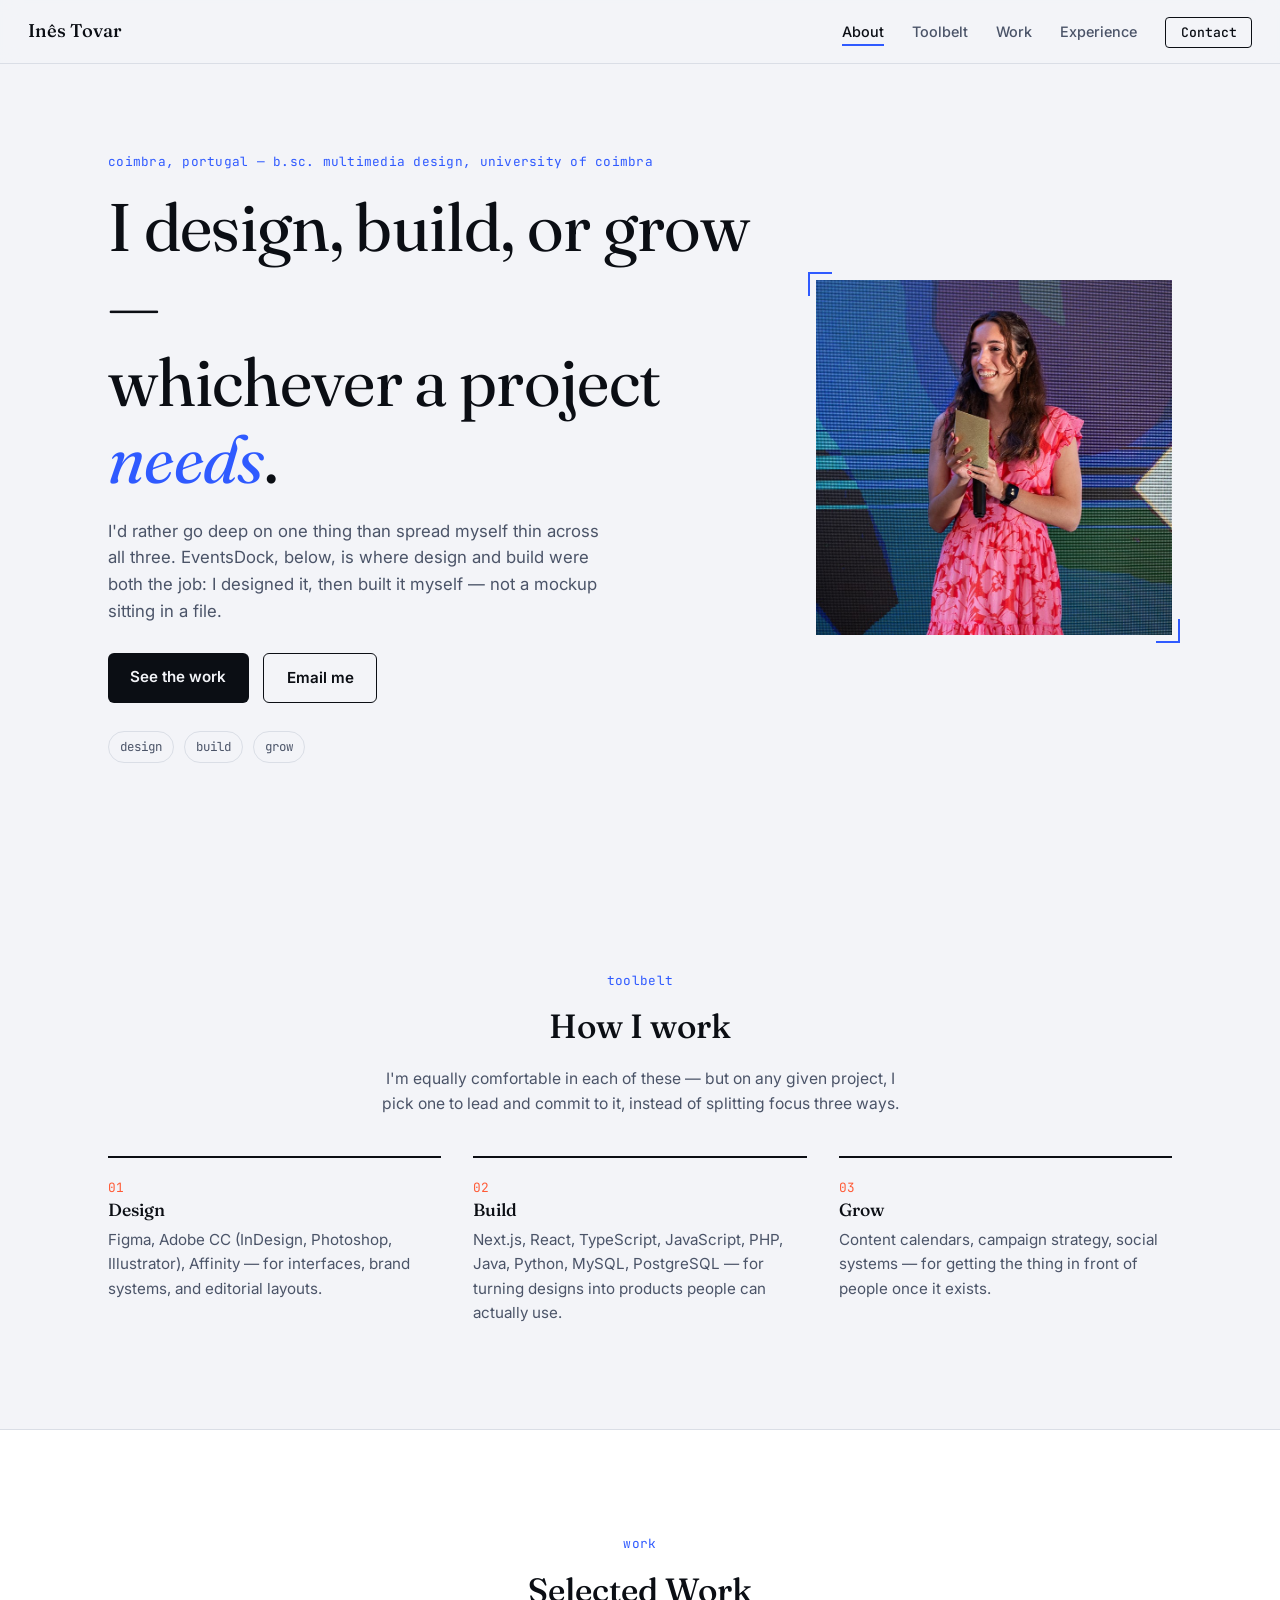
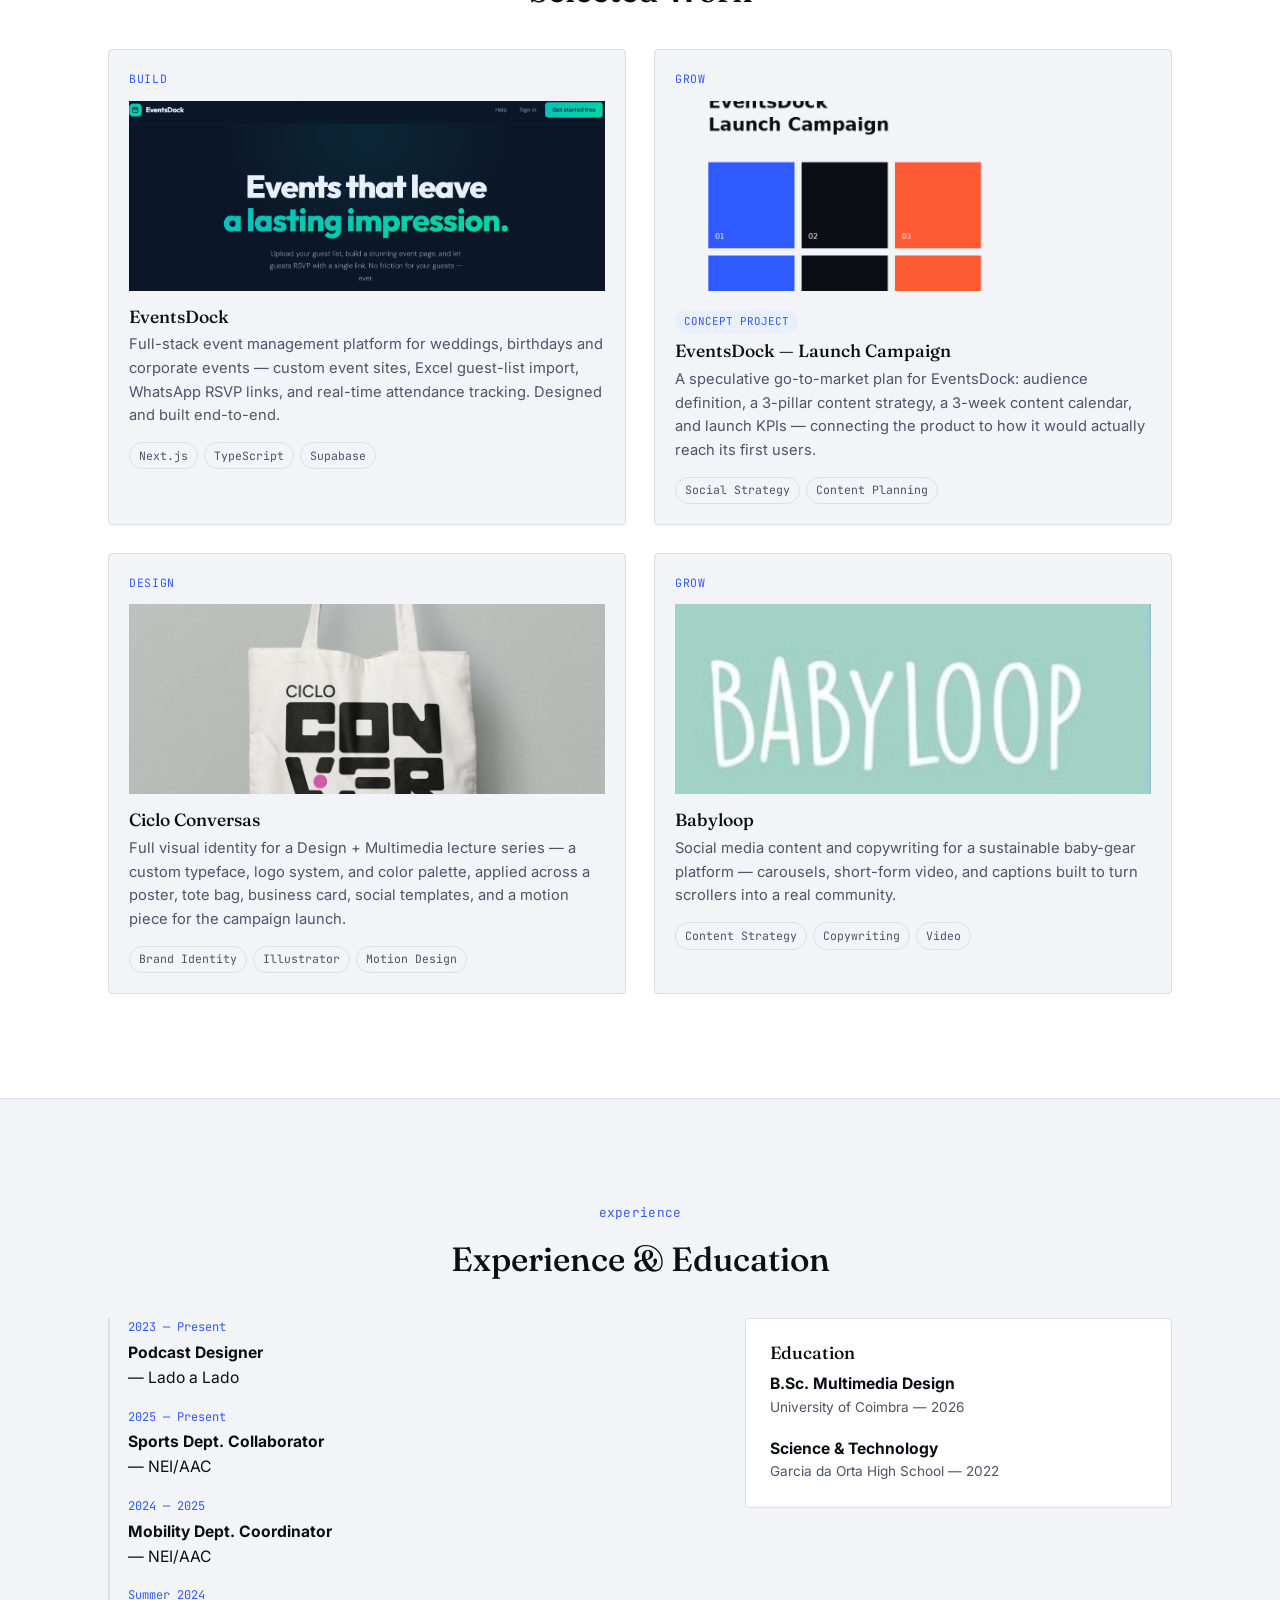
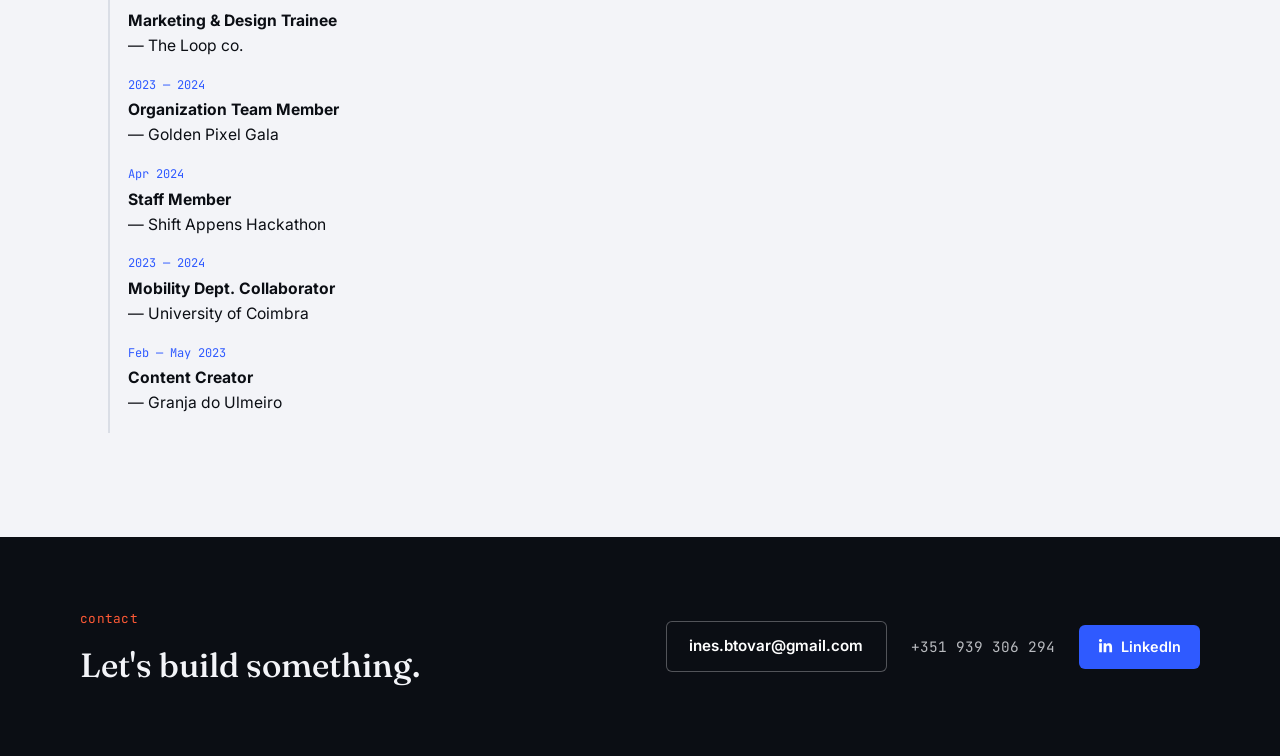
<file: index.html>
<!DOCTYPE html>
<html lang="en">
<head>
  <meta charset="UTF-8" />
  <meta name="viewport" content="width=device-width, initial-scale=1.0" />
  <title>Inês Tovar — Design, Build, Grow</title>
  <meta name="description" content="Inês Tovar — Design, build, or grow: whichever a project needs. B.Sc. Multimedia Design @ University of Coimbra." />
  <link rel="stylesheet" href="styles.css" />
  <link rel="preconnect" href="https://fonts.googleapis.com">
  <link rel="preconnect" href="https://fonts.gstatic.com" crossorigin>
  <link href="https://fonts.googleapis.com/css2?family=Fraunces:ital,opsz,wght@0,9..144,400;0,9..144,500;0,9..144,600;1,9..144,500&family=Inter:wght@400;500;600;700&family=JetBrains+Mono:wght@400;500;600&display=swap" rel="stylesheet">
</head>
<body>

  <nav class="navbar">
    <a href="#about" class="logo">Inês Tovar</a>
    <button class="nav-toggle" aria-label="Toggle menu" aria-expanded="false">
      <span></span><span></span><span></span>
    </button>
    <ul class="nav-links">
      <li><a href="#about">About</a></li>
      <li><a href="#skills">Toolbelt</a></li>
      <li><a href="#work">Work</a></li>
      <li><a href="#experience">Experience</a></li>
      <li><a href="#contact" class="nav-cta">Contact</a></li>
    </ul>
  </nav>

  <!-- Hero -->
  <section id="about" class="section hero">
    <div class="hero-grid">
      <div class="hero-text reveal">
        <p class="eyebrow">Coimbra, Portugal — B.Sc. Multimedia Design, University of Coimbra</p>
        <h1>I design, build, or grow —<br>whichever a project <em>needs</em>.</h1>
        <p class="hero-sub">
          I'd rather go deep on one thing than spread myself thin across all three.
          EventsDock, below, is where design and build were both the job: I designed it,
          then built it myself — not a mockup sitting in a file.
        </p>
        <div class="hero-actions">
          <a href="#work" class="btn btn-primary">See the work</a>
          <a href="mailto:ines.btovar@gmail.com" class="btn btn-ghost">Email me</a>
        </div>
        <div class="hero-tags">
          <a href="#skills" class="pill">design</a>
          <a href="#skills" class="pill">build</a>
          <a href="#skills" class="pill">grow</a>
        </div>
      </div>
      <div class="hero-frame reveal">
        <div class="framed">
          <img src="assets/profile.jpg" alt="Inês Tovar" />
        </div>
      </div>
    </div>
  </section>

  <!-- Toolbelt -->
  <section id="skills" class="section">
    <p class="eyebrow center">toolbelt</p>
    <h2>How I work</h2>
    <p class="toolbelt-intro">I'm equally comfortable in each of these — but on any given project, I pick one to lead and commit to it, instead of splitting focus three ways.</p>
    <div class="toolbelt">
      <div class="tool-col reveal">
        <span class="tool-index">01</span>
        <h3>Design</h3>
        <p class="tool-desc">Figma, Adobe CC (InDesign, Photoshop, Illustrator), Affinity — for interfaces, brand systems, and editorial layouts.</p>
      </div>
      <div class="tool-col reveal">
        <span class="tool-index">02</span>
        <h3>Build</h3>
        <p class="tool-desc">Next.js, React, TypeScript, JavaScript, PHP, Java, Python, MySQL, PostgreSQL — for turning designs into products people can actually use.</p>
      </div>
      <div class="tool-col reveal">
        <span class="tool-index">03</span>
        <h3>Grow</h3>
        <p class="tool-desc">Content calendars, campaign strategy, social systems — for getting the thing in front of people once it exists.</p>
      </div>
    </div>
  </section>

  <!-- Work -->
  <section id="work" class="section alt">
    <p class="eyebrow center">work</p>
    <h2>Selected Work</h2>
    <div class="projects-grid">

      <a href="eventsdock.html" class="project-card reveal">
        <span class="project-pillar">build</span>
        <div class="project-image framed">
          <img src="assets/eventsdock.png" alt="EventsDock" />
          <div class="project-overlay"><span class="project-visit">View case study ↗</span></div>
        </div>
        <div class="project-info">
          <h3>EventsDock</h3>
          <p>Full-stack event management platform for weddings, birthdays and corporate events —
            custom event sites, Excel guest-list import, WhatsApp RSVP links, and real-time
            attendance tracking. Designed and built end-to-end.</p>
          <div class="project-tags">
            <span class="tag">Next.js</span>
            <span class="tag">TypeScript</span>
            <span class="tag">Supabase</span>
          </div>
        </div>
      </a>

      <a href="eventsdock-campaign.html" class="project-card reveal">
        <span class="project-pillar">grow</span>
        <div class="project-image framed">
          <img src="assets/eventsdock-campaign.png" alt="EventsDock Launch Campaign" />
          <div class="project-overlay"><span class="project-visit">View case study ↗</span></div>
        </div>
        <div class="project-info">
          <span class="concept-label">Concept Project</span>
          <h3>EventsDock — Launch Campaign</h3>
          <p>A speculative go-to-market plan for EventsDock: audience definition, a 3-pillar content
            strategy, a 3-week content calendar, and launch KPIs — connecting the product to how it
            would actually reach its first users.</p>
          <div class="project-tags">
            <span class="tag">Social Strategy</span>
            <span class="tag">Content Planning</span>
          </div>
        </div>
      </a>

      <a href="ciclo-conversas.html" class="project-card reveal">
        <span class="project-pillar">design</span>
        <div class="project-image framed">
          <img src="assets/ciclo-conversas-cover.jpg" alt="Ciclo Conversas visual identity" />
          <div class="project-overlay"><span class="project-visit">View case study ↗</span></div>
        </div>
        <div class="project-info">
          <h3>Ciclo Conversas</h3>
          <p>Full visual identity for a Design + Multimedia lecture series — a custom typeface,
            logo system, and color palette, applied across a poster, tote bag, business card,
            social templates, and a motion piece for the campaign launch.</p>
          <div class="project-tags">
            <span class="tag">Brand Identity</span>
            <span class="tag">Illustrator</span>
            <span class="tag">Motion Design</span>
          </div>
        </div>
      </a>

      <a href="babyloop.html" class="project-card reveal">
        <span class="project-pillar">grow</span>
        <div class="project-image framed">
          <img src="assets/babyloop.jpg" alt="Babyloop social media content" />
          <div class="project-overlay"><span class="project-visit">View case study ↗</span></div>
        </div>
        <div class="project-info">
          <h3>Babyloop</h3>
          <p>Social media content and copywriting for a sustainable baby-gear platform — carousels,
            short-form video, and captions built to turn scrollers into a real community.</p>
          <div class="project-tags">
            <span class="tag">Content Strategy</span>
            <span class="tag">Copywriting</span>
            <span class="tag">Video</span>
          </div>
        </div>
      </a>

    </div>
  </section>
  <section id="experience" class="section">
    <p class="eyebrow center">experience</p>
    <h2>Experience & Education</h2>
    <div class="exp-grid">
      <ul class="timeline reveal">
        <li><span class="t-date">2023 — Present</span><strong>Podcast Designer</strong> — Lado a Lado</li>
        <li><span class="t-date">2025 — Present</span><strong>Sports Dept. Collaborator</strong> — NEI/AAC</li>
        <li><span class="t-date">2024 — 2025</span><strong>Mobility Dept. Coordinator</strong> — NEI/AAC</li>
        <li><span class="t-date">Summer 2024</span><strong>Marketing & Design Trainee</strong> — The Loop co.</li>
        <li><span class="t-date">2023 — 2024</span><strong>Organization Team Member</strong> — Golden Pixel Gala</li>
        <li><span class="t-date">Apr 2024</span><strong>Staff Member</strong> — Shift Appens Hackathon</li>
        <li><span class="t-date">2023 — 2024</span><strong>Mobility Dept. Collaborator</strong> — University of Coimbra</li>
        <li><span class="t-date">Feb — May 2023</span><strong>Content Creator</strong> — Granja do Ulmeiro</li>
      </ul>
      <div class="edu-card reveal">
        <h3>Education</h3>
        <ul>
          <li><strong>B.Sc. Multimedia Design</strong><span>University of Coimbra — 2026</span></li>
          <li><strong>Science & Technology</strong><span>Garcia da Orta High School — 2022</span></li>
        </ul>
      </div>
    </div>
  </section>

  <!-- Contact / Footer -->
  <footer id="contact">
    <div class="footer-inner">
      <div class="footer-cta">
        <p class="eyebrow">contact</p>
        <h2>Let's build something.</h2>
      </div>
      <div class="footer-links">
        <a href="mailto:ines.btovar@gmail.com" class="btn btn-primary btn-light">ines.btovar@gmail.com</a>
        <span class="footer-phone">+351 939 306 294</span>
        <a href="https://www.linkedin.com/in/inês-tovar" target="_blank" class="btn-linkedin">
          <svg xmlns="http://www.w3.org/2000/svg" viewBox="0 0 448 512" class="icon">
            <path fill="currentColor" d="M100.28 448H7.4V148.9h92.88zM53.79 108.1C24.09 108.1 0 83.5 0 53.8 0 24.1 24.1-.5 53.79-.5c29.7 0 53.8 24.6 53.8 54.3 0 29.7-24.1 54.3-53.8 54.3zM447.9 448h-92.4V302.4c0-34.7-.7-79.3-48.3-79.3-48.3 0-55.7 37.7-55.7 76.7V448h-92.4V148.9h88.6v40.8h1.3c12.4-23.6 42.6-48.3 87.7-48.3 93.8 0 111.2 61.7 111.2 141.9V448z"/>
          </svg>
          LinkedIn
        </a>
      </div>
    </div>
  </footer>

  <script src="script.js"></script>
</body>
</html>
</file>
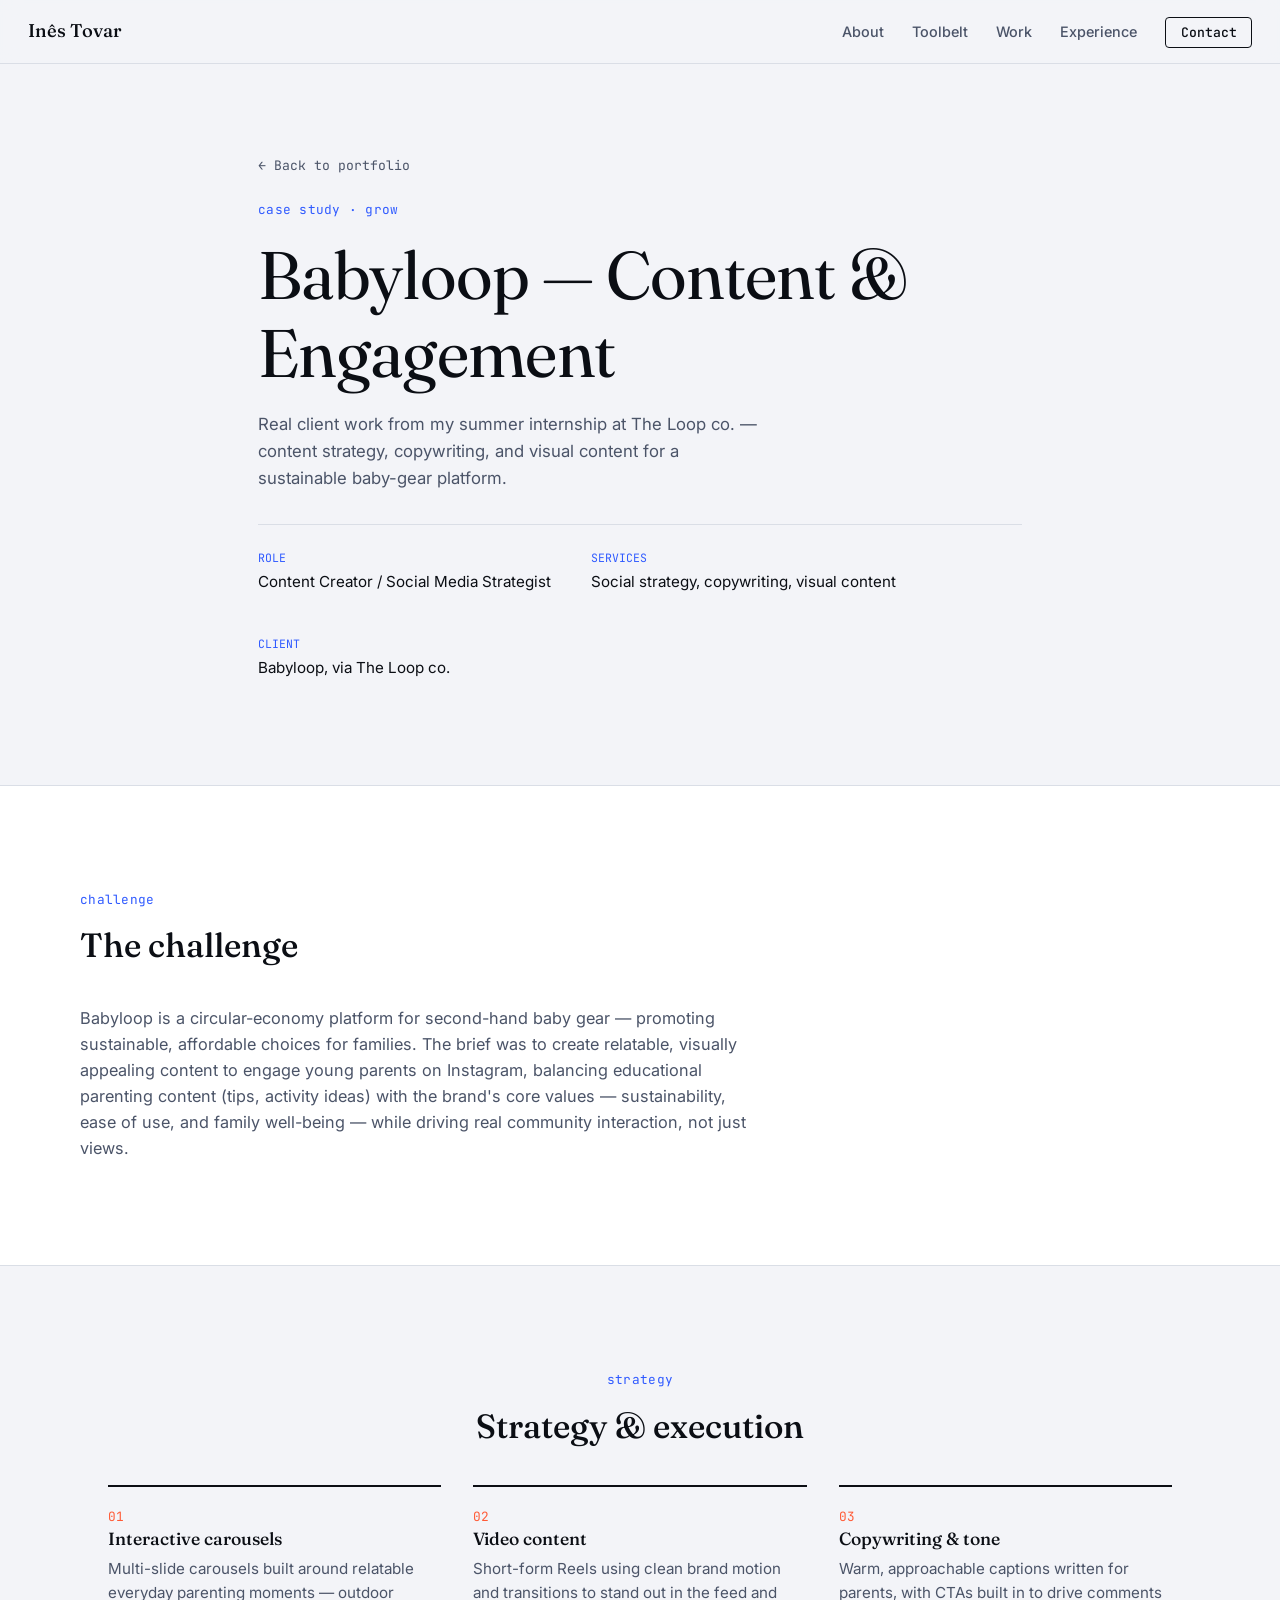
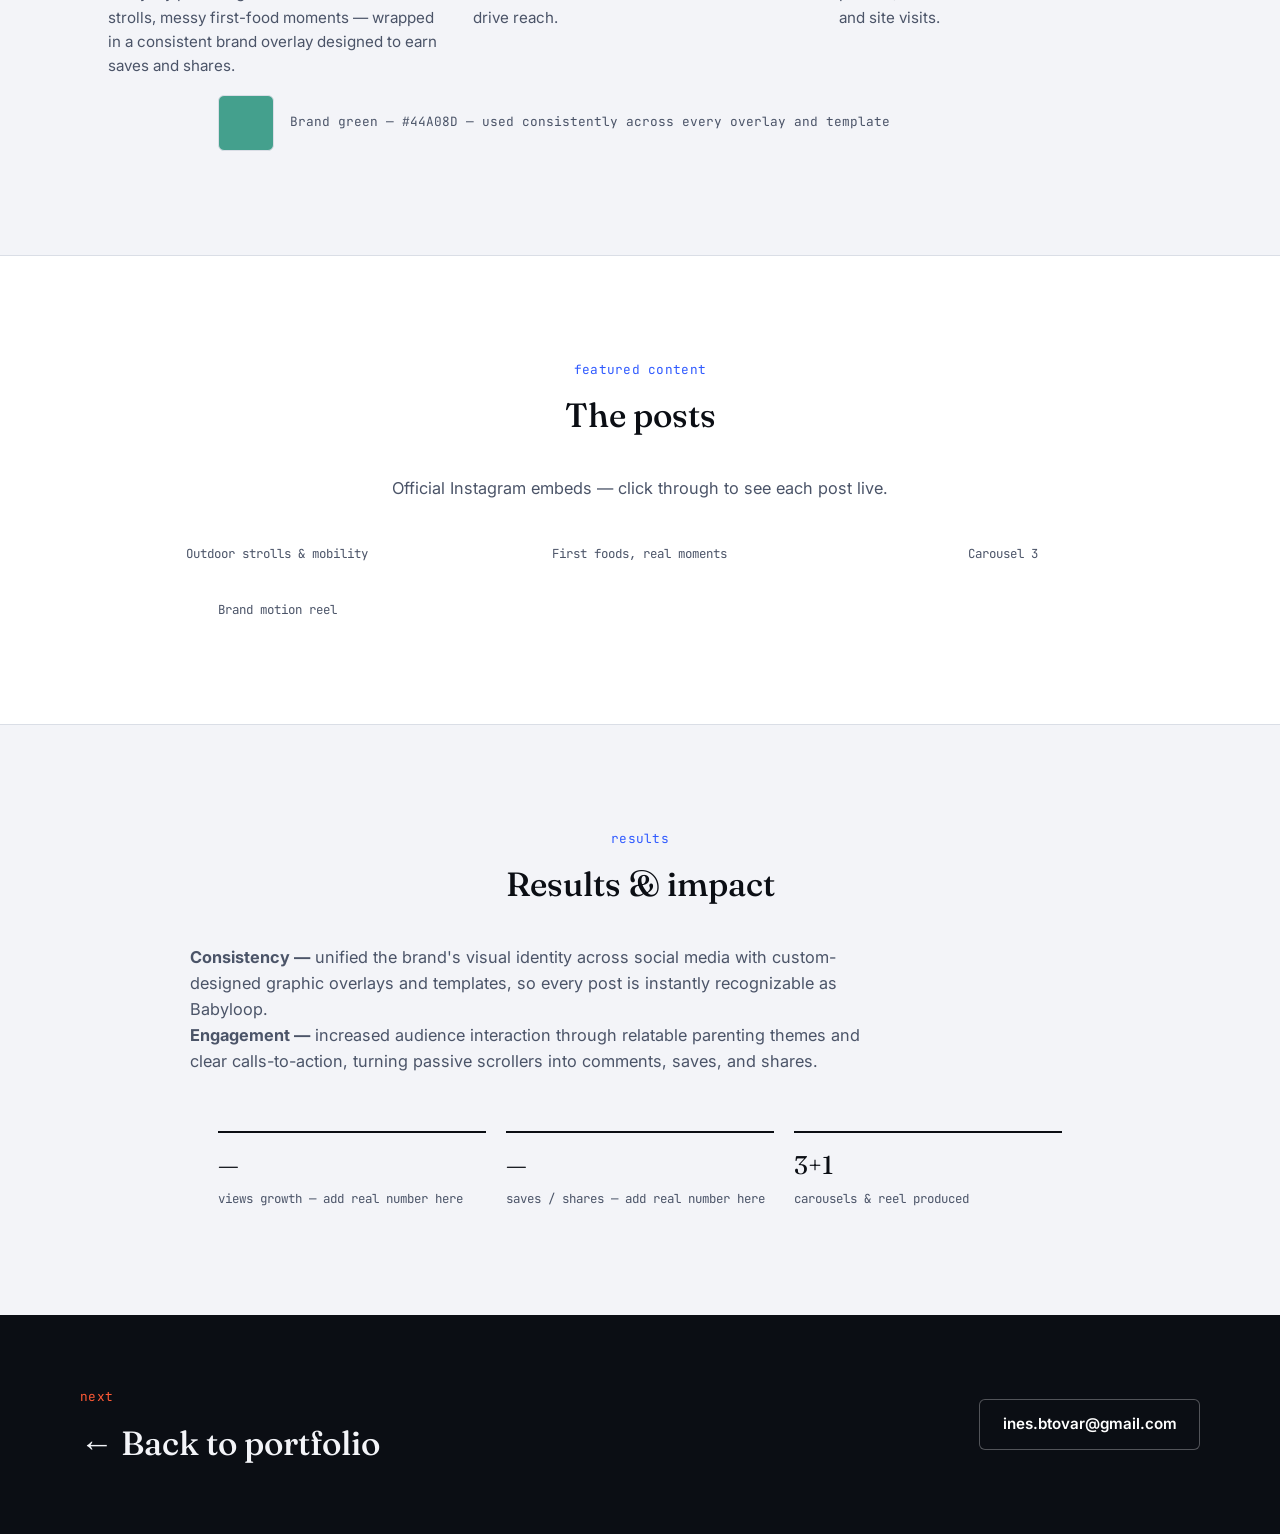
<file: babyloop.html>
<!DOCTYPE html>
<html lang="en">
<head>
  <meta charset="UTF-8" />
  <meta name="viewport" content="width=device-width, initial-scale=1.0" />
  <title>Babyloop — Case Study — Inês Tovar</title>
  <link rel="stylesheet" href="styles.css" />
  <link rel="preconnect" href="https://fonts.googleapis.com">
  <link rel="preconnect" href="https://fonts.gstatic.com" crossorigin>
  <link href="https://fonts.googleapis.com/css2?family=Fraunces:ital,opsz,wght@0,9..144,400;0,9..144,500;0,9..144,600;1,9..144,500&family=Inter:wght@400;500;600;700&family=JetBrains+Mono:wght@400;500;600&display=swap" rel="stylesheet">
</head>
<body>

  <nav class="navbar">
    <a href="index.html#work" class="logo">Inês Tovar</a>
    <ul class="nav-links">
      <li><a href="index.html#about">About</a></li>
      <li><a href="index.html#skills">Toolbelt</a></li>
      <li><a href="index.html#work">Work</a></li>
      <li><a href="index.html#experience">Experience</a></li>
      <li><a href="index.html#contact" class="nav-cta">Contact</a></li>
    </ul>
  </nav>

  <!-- Hero -->
  <section class="section cs-hero">
    <a href="index.html#work" class="cs-back">← Back to portfolio</a>
    <p class="eyebrow">case study · grow</p>
    <h1>Babyloop — Content &amp; Engagement</h1>
    <p class="hero-sub">Real client work from my summer internship at The Loop co. — content
      strategy, copywriting, and visual content for a sustainable baby-gear platform.</p>

    <div class="cs-meta">
      <div><span class="cs-meta-label">Role</span><span>Content Creator / Social Media Strategist</span></div>
      <div><span class="cs-meta-label">Services</span><span>Social strategy, copywriting, visual content</span></div>
      <div><span class="cs-meta-label">Client</span><span>Babyloop, via The Loop co.</span></div>
    </div>
  </section>

  <!-- Challenge -->
  <section class="section alt">
    <div class="cs-block">
      <p class="eyebrow">challenge</p>
      <h2 class="cs-h2">The challenge</h2>
      <p class="cs-text">Babyloop is a circular-economy platform for second-hand baby gear —
        promoting sustainable, affordable choices for families. The brief was to create relatable,
        visually appealing content to engage young parents on Instagram, balancing educational
        parenting content (tips, activity ideas) with the brand's core values — sustainability,
        ease of use, and family well-being — while driving real community interaction, not just views.</p>
    </div>
  </section>

  <!-- Strategy -->
  <section class="section">
    <p class="eyebrow center">strategy</p>
    <h2>Strategy & execution</h2>
    <div class="toolbelt">
      <div class="tool-col reveal">
        <span class="tool-index">01</span>
        <h3>Interactive carousels</h3>
        <p class="tool-desc">Multi-slide carousels built around relatable everyday parenting moments — outdoor strolls, messy first-food moments — wrapped in a consistent brand overlay designed to earn saves and shares.</p>
      </div>
      <div class="tool-col reveal">
        <span class="tool-index">02</span>
        <h3>Video content</h3>
        <p class="tool-desc">Short-form Reels using clean brand motion and transitions to stand out in the feed and drive reach.</p>
      </div>
      <div class="tool-col reveal">
        <span class="tool-index">03</span>
        <h3>Copywriting & tone</h3>
        <p class="tool-desc">Warm, approachable captions written for parents, with CTAs built in to drive comments and site visits.</p>
      </div>
    </div>
    <div class="cs-swatch-row reveal">
      <div class="cs-swatch" style="background:#44A08D;"></div>
      <span class="cs-swatch-label">Brand green — #44A08D — used consistently across every overlay and template</span>
    </div>
  </section>

  <!-- Featured Content -->
  <section class="section alt">
    <p class="eyebrow center">featured content</p>
    <h2>The posts</h2>
    <p class="cs-text cs-center">Official Instagram embeds — click through to see each post live.</p>
    <div class="cs-grid-2 reveal">
      <figure class="cs-figure cs-embed">
        <blockquote class="instagram-media" data-instgrm-captioned data-instgrm-permalink="https://www.instagram.com/p/C90BDA-vywD/?utm_source=ig_embed&amp;utm_campaign=loading" data-instgrm-version="14" style=" background:#FFF; border:0; border-radius:3px; box-shadow:0 0 1px 0 rgba(0,0,0,0.5),0 1px 10px 0 rgba(0,0,0,0.15); margin: 1px; max-width:540px; min-width:326px; padding:0; width:99.375%; width:-webkit-calc(100% - 2px); width:calc(100% - 2px);"></blockquote>
        <figcaption>Outdoor strolls & mobility</figcaption>
      </figure>
      <figure class="cs-figure cs-embed">
        <blockquote class="instagram-media" data-instgrm-captioned data-instgrm-permalink="https://www.instagram.com/p/C920xSkopdT/?utm_source=ig_embed&amp;utm_campaign=loading" data-instgrm-version="14" style=" background:#FFF; border:0; border-radius:3px; box-shadow:0 0 1px 0 rgba(0,0,0,0.5),0 1px 10px 0 rgba(0,0,0,0.15); margin: 1px; max-width:540px; min-width:326px; padding:0; width:99.375%; width:-webkit-calc(100% - 2px); width:calc(100% - 2px);"></blockquote>
        <figcaption>First foods, real moments</figcaption>
      </figure>
      <figure class="cs-figure cs-embed">
        <blockquote class="instagram-media" data-instgrm-captioned data-instgrm-permalink="https://www.instagram.com/p/C95Ssa3M8Jy/?utm_source=ig_embed&amp;utm_campaign=loading" data-instgrm-version="14" style=" background:#FFF; border:0; border-radius:3px; box-shadow:0 0 1px 0 rgba(0,0,0,0.5),0 1px 10px 0 rgba(0,0,0,0.15); margin: 1px; max-width:540px; min-width:326px; padding:0; width:99.375%; width:-webkit-calc(100% - 2px); width:calc(100% - 2px);"></blockquote>
        <figcaption>Carousel 3</figcaption>
      </figure>
      <figure class="cs-figure cs-embed">
        <blockquote class="instagram-media" data-instgrm-captioned data-instgrm-permalink="https://www.instagram.com/reel/C-lJ86Fuv7D/?utm_source=ig_embed&amp;utm_campaign=loading" data-instgrm-version="14" style=" background:#FFF; border:0; border-radius:3px; box-shadow:0 0 1px 0 rgba(0,0,0,0.5),0 1px 10px 0 rgba(0,0,0,0.15); margin: 1px; max-width:540px; min-width:326px; padding:0; width:99.375%; width:-webkit-calc(100% - 2px); width:calc(100% - 2px);"></blockquote>
        <figcaption>Brand motion reel</figcaption>
      </figure>
    </div>
  </section>

  <!-- Results -->
  <section class="section">
    <p class="eyebrow center">results</p>
    <h2>Results & impact</h2>
    <div class="cs-block">
      <p class="cs-text"><strong>Consistency —</strong> unified the brand's visual identity across
        social media with custom-designed graphic overlays and templates, so every post is
        instantly recognizable as Babyloop.</p>
      <p class="cs-text"><strong>Engagement —</strong> increased audience interaction through
        relatable parenting themes and clear calls-to-action, turning passive scrollers into
        comments, saves, and shares.</p>
    </div>
    <div class="cs-kpi-grid reveal">
      <div class="cs-kpi"><span class="cs-kpi-value">—</span><span class="cs-kpi-label">views growth — add real number here</span></div>
      <div class="cs-kpi"><span class="cs-kpi-value">—</span><span class="cs-kpi-label">saves / shares — add real number here</span></div>
      <div class="cs-kpi"><span class="cs-kpi-value">3+1</span><span class="cs-kpi-label">carousels & reel produced</span></div>
    </div>
  </section>

  <footer id="contact">
    <div class="footer-inner">
      <div class="footer-cta">
        <p class="eyebrow">next</p>
        <h2><a href="index.html#work" class="cs-footer-link">← Back to portfolio</a></h2>
      </div>
      <div class="footer-links">
        <a href="mailto:ines.btovar@gmail.com" class="btn btn-primary btn-light">ines.btovar@gmail.com</a>
      </div>
    </div>
  </footer>

  <script async src="//www.instagram.com/embed.js"></script>
  <script src="script.js"></script>
</body>
</html>
</file>
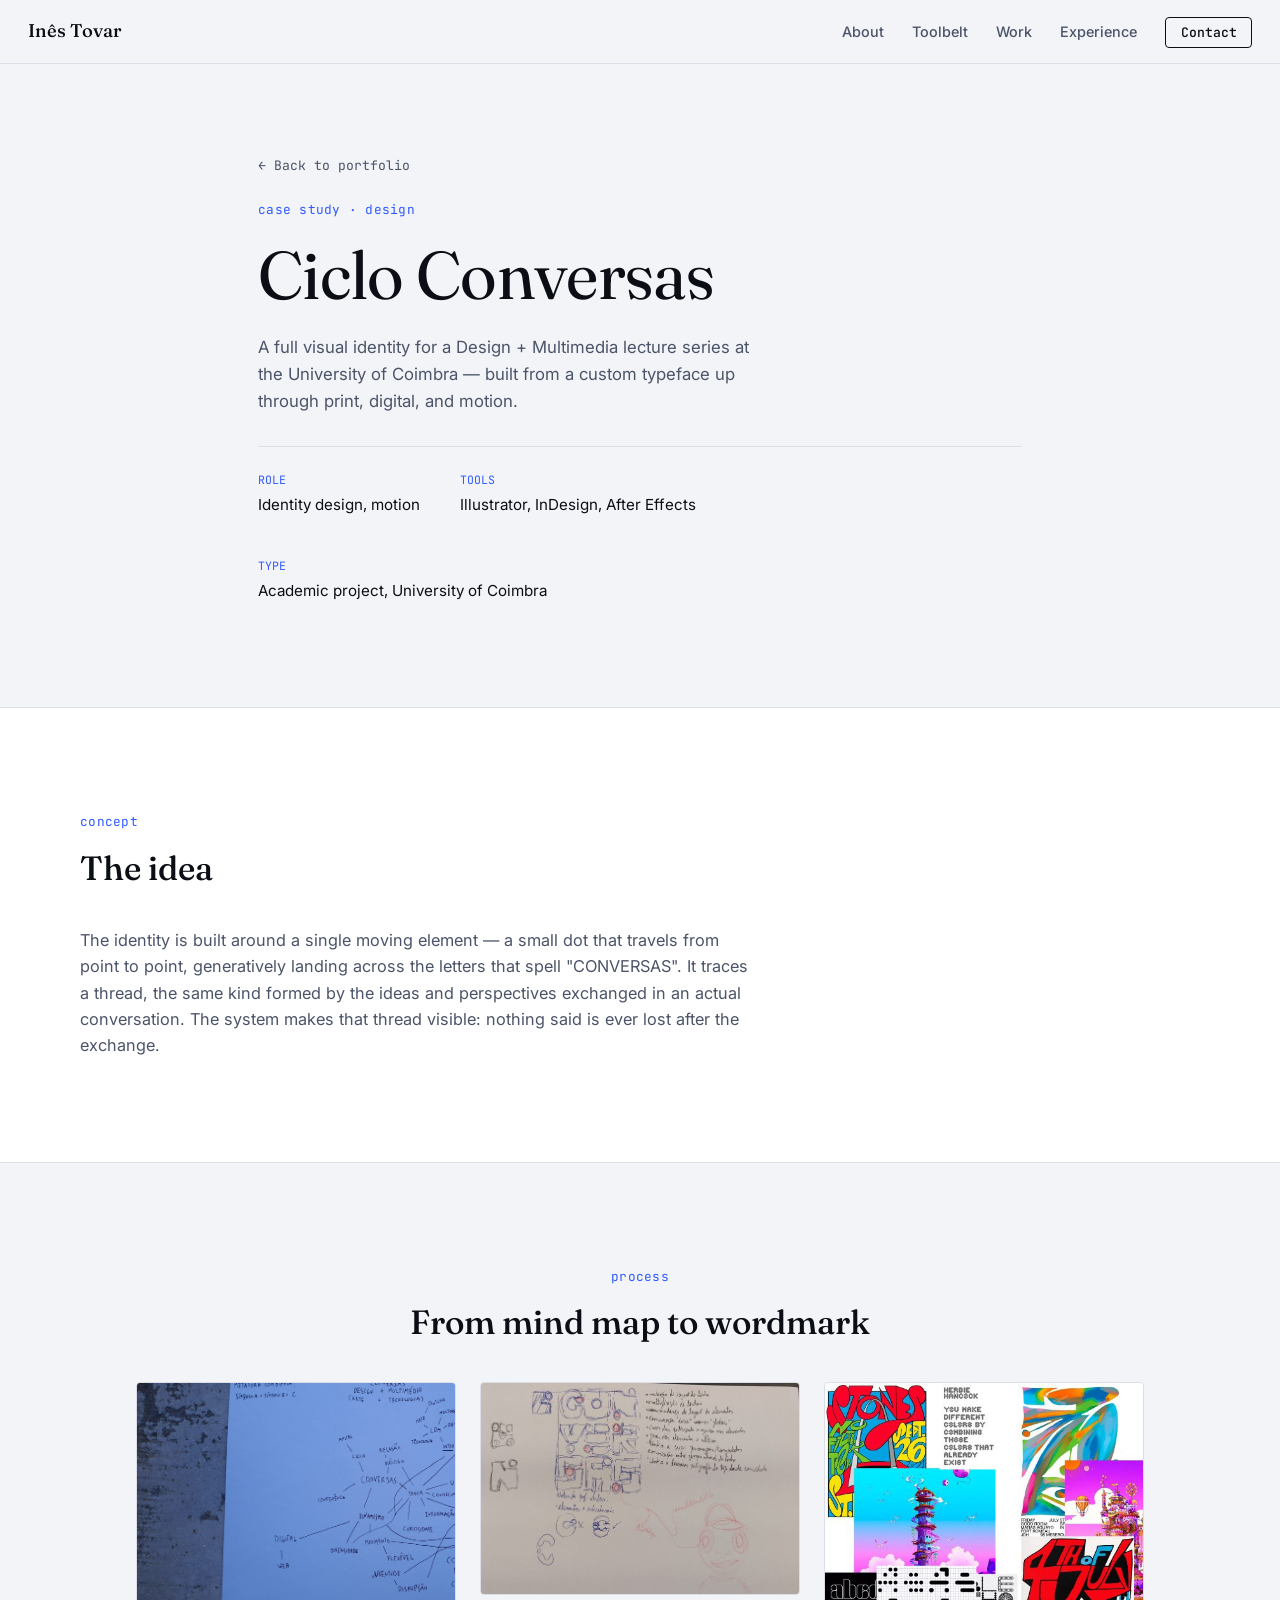
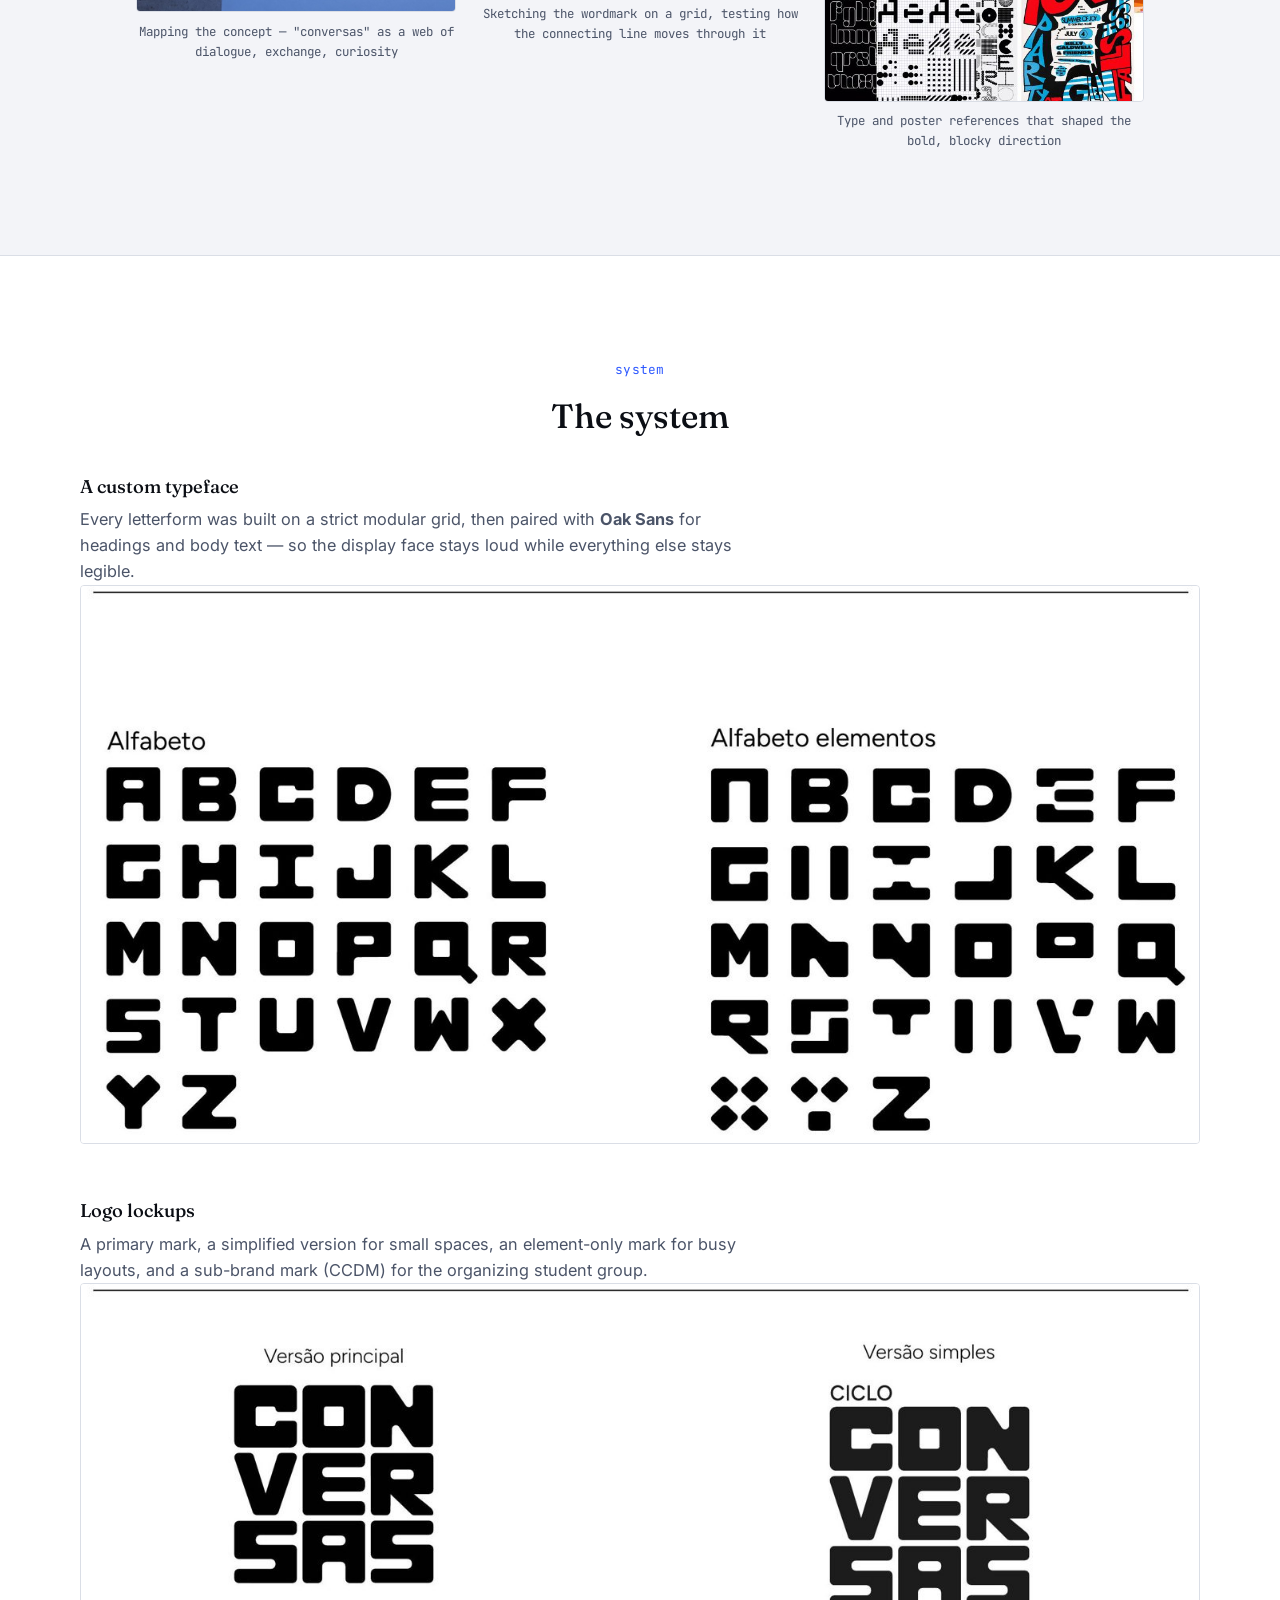
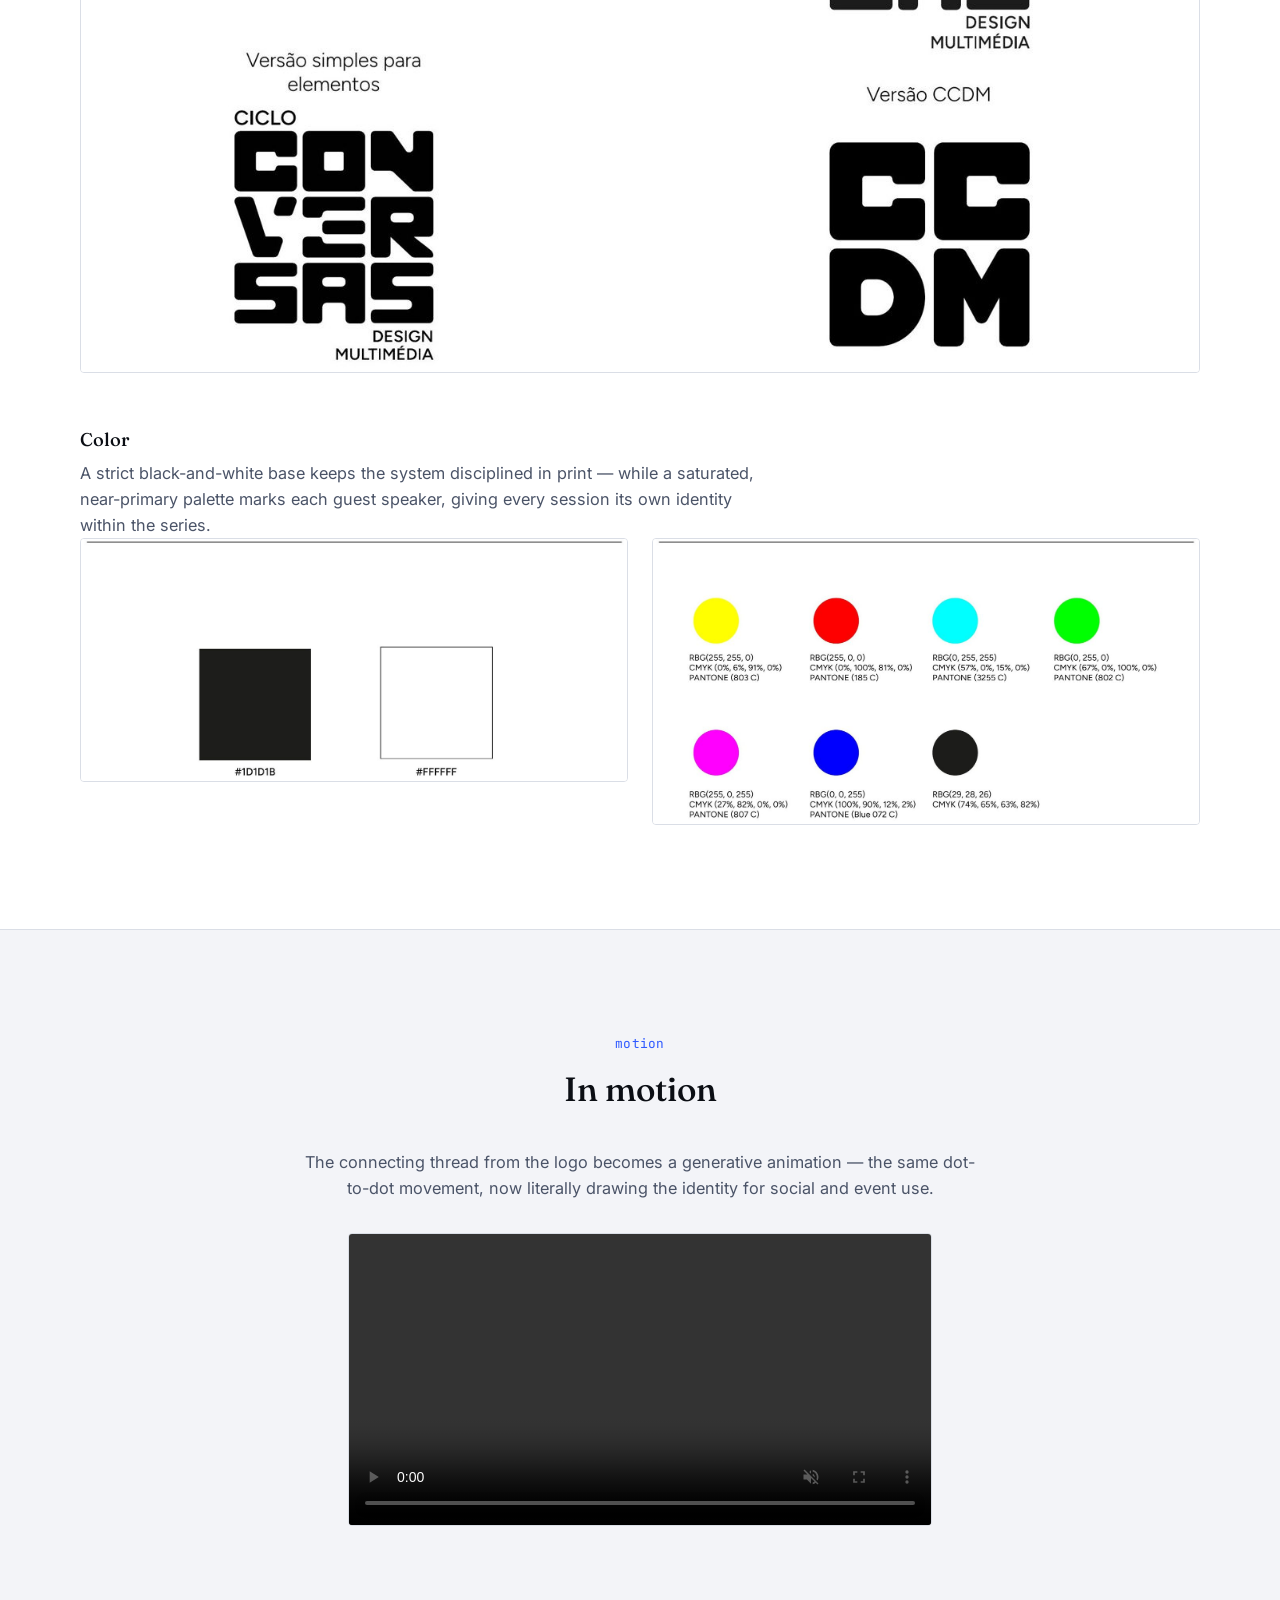
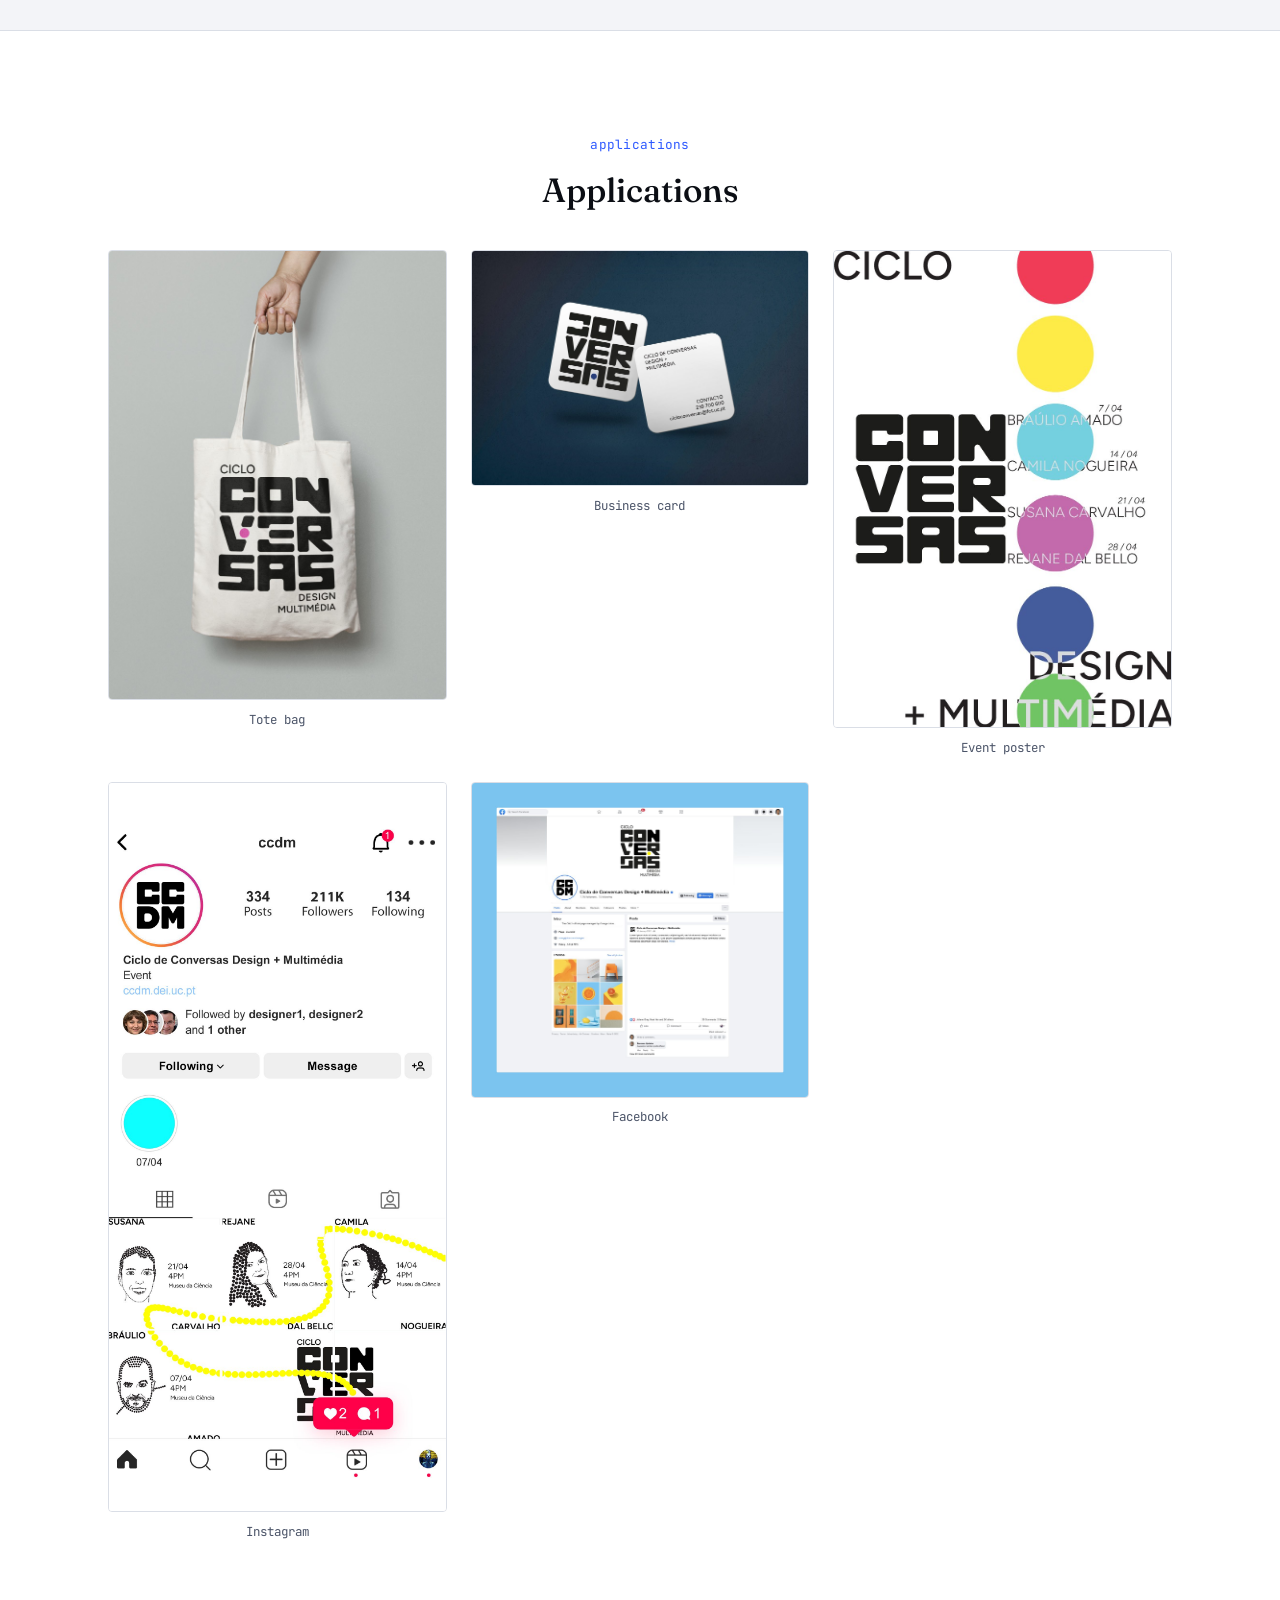
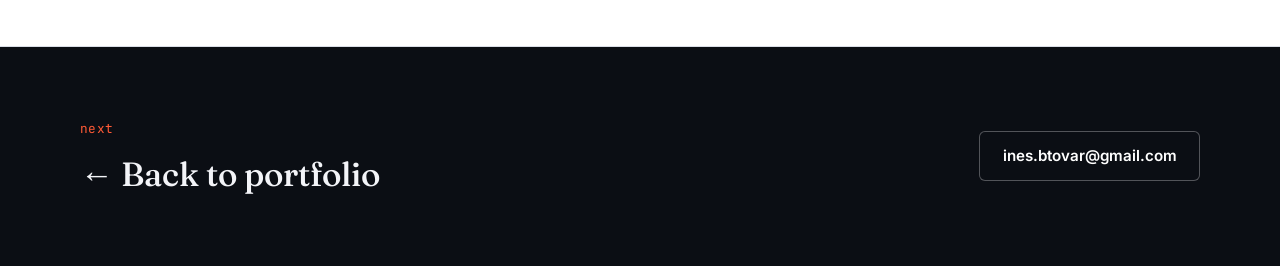
<file: ciclo-conversas.html>
<!DOCTYPE html>
<html lang="en">
<head>
  <meta charset="UTF-8" />
  <meta name="viewport" content="width=device-width, initial-scale=1.0" />
  <title>Ciclo Conversas — Case Study — Inês Tovar</title>
  <link rel="stylesheet" href="styles.css" />
  <link rel="preconnect" href="https://fonts.googleapis.com">
  <link rel="preconnect" href="https://fonts.gstatic.com" crossorigin>
  <link href="https://fonts.googleapis.com/css2?family=Fraunces:ital,opsz,wght@0,9..144,400;0,9..144,500;0,9..144,600;1,9..144,500&family=Inter:wght@400;500;600;700&family=JetBrains+Mono:wght@400;500;600&display=swap" rel="stylesheet">
</head>
<body>

  <nav class="navbar">
    <a href="index.html#work" class="logo">Inês Tovar</a>
    <ul class="nav-links">
      <li><a href="index.html#about">About</a></li>
      <li><a href="index.html#skills">Toolbelt</a></li>
      <li><a href="index.html#work">Work</a></li>
      <li><a href="index.html#experience">Experience</a></li>
      <li><a href="index.html#contact" class="nav-cta">Contact</a></li>
    </ul>
  </nav>

  <!-- Case Study Hero -->
  <section class="section cs-hero">
    <a href="index.html#work" class="cs-back">← Back to portfolio</a>
    <p class="eyebrow">case study · design</p>
    <h1>Ciclo Conversas</h1>
    <p class="hero-sub">A full visual identity for a Design + Multimedia lecture series at the
      University of Coimbra — built from a custom typeface up through print, digital, and motion.</p>

    <div class="cs-meta">
      <div><span class="cs-meta-label">Role</span><span>Identity design, motion</span></div>
      <div><span class="cs-meta-label">Tools</span><span>Illustrator, InDesign, After Effects</span></div>
      <div><span class="cs-meta-label">Type</span><span>Academic project, University of Coimbra</span></div>
    </div>
  </section>

  <!-- The Idea -->
  <section class="section alt">
    <div class="cs-block">
      <p class="eyebrow">concept</p>
      <h2 class="cs-h2">The idea</h2>
      <p class="cs-text">
        The identity is built around a single moving element — a small dot that travels from
        point to point, generatively landing across the letters that spell "CONVERSAS". It traces
        a thread, the same kind formed by the ideas and perspectives exchanged in an actual
        conversation. The system makes that thread visible: nothing said is ever lost after
        the exchange.
      </p>
    </div>
  </section>

  <!-- Process -->
  <section class="section">
    <p class="eyebrow center">process</p>
    <h2>From mind map to wordmark</h2>
    <div class="cs-grid-3">
      <figure class="cs-figure reveal">
        <img src="assets/ciclo-conversas/process-mindmap.jpg" alt="Hand-drawn mind map exploring the concept" />
        <figcaption>Mapping the concept — "conversas" as a web of dialogue, exchange, curiosity</figcaption>
      </figure>
      <figure class="cs-figure reveal">
        <img src="assets/ciclo-conversas/process-sketches.jpg" alt="Sketches of the wordmark construction" />
        <figcaption>Sketching the wordmark on a grid, testing how the connecting line moves through it</figcaption>
      </figure>
      <figure class="cs-figure reveal">
        <img src="assets/ciclo-conversas/process-inspiration.jpg" alt="Mood board of typographic references" />
        <figcaption>Type and poster references that shaped the bold, blocky direction</figcaption>
      </figure>
    </div>
  </section>

  <!-- The System -->
  <section class="section alt">
    <p class="eyebrow center">system</p>
    <h2>The system</h2>

    <div class="cs-block">
      <h3 class="cs-h3">A custom typeface</h3>
      <p class="cs-text">Every letterform was built on a strict modular grid, then paired with
        <strong>Oak Sans</strong> for headings and body text — so the display face stays loud
        while everything else stays legible.</p>
      <figure class="cs-figure reveal">
        <img src="assets/ciclo-conversas/system-typography.jpg" alt="Custom typeface alphabet" />
      </figure>
    </div>

    <div class="cs-block">
      <h3 class="cs-h3">Logo lockups</h3>
      <p class="cs-text">A primary mark, a simplified version for small spaces, an element-only
        mark for busy layouts, and a sub-brand mark (CCDM) for the organizing student group.</p>
      <figure class="cs-figure reveal">
        <img src="assets/ciclo-conversas/system-logo.jpg" alt="Logo system with four lockup variants" />
      </figure>
    </div>

    <div class="cs-block">
      <h3 class="cs-h3">Color</h3>
      <p class="cs-text">A strict black-and-white base keeps the system disciplined in print —
        while a saturated, near-primary palette marks each guest speaker, giving every session
        its own identity within the series.</p>
      <div class="cs-grid-2">
        <figure class="cs-figure reveal">
          <img src="assets/ciclo-conversas/system-color-base.jpg" alt="Base black and white color values" />
        </figure>
        <figure class="cs-figure reveal">
          <img src="assets/ciclo-conversas/system-color-accent.jpg" alt="Saturated accent color palette per speaker" />
        </figure>
      </div>
    </div>
  </section>

  <!-- In Motion -->
  <section class="section">
    <p class="eyebrow center">motion</p>
    <h2>In motion</h2>
    <p class="cs-text cs-center">The connecting thread from the logo becomes a generative
      animation — the same dot-to-dot movement, now literally drawing the identity for social
      and event use.</p>
    <figure class="cs-figure cs-video-figure reveal">
      <video class="cs-video" src="assets/ciclo-conversas/poster-dinamico.mp4" autoplay muted loop playsinline controls></video>
    </figure>
  </section>

  <!-- Applications -->
  <section class="section alt">
    <p class="eyebrow center">applications</p>
    <h2>Applications</h2>
    <div class="cs-grid-3">
      <figure class="cs-figure reveal">
        <img src="assets/ciclo-conversas/app-tote.jpg" alt="Tote bag application" />
        <figcaption>Tote bag</figcaption>
      </figure>
      <figure class="cs-figure reveal">
        <img src="assets/ciclo-conversas/app-card.jpg" alt="Business card application" />
        <figcaption>Business card</figcaption>
      </figure>
      <figure class="cs-figure reveal">
        <img src="assets/ciclo-conversas/app-poster.jpg" alt="Event poster application" />
        <figcaption>Event poster</figcaption>
      </figure>
      <figure class="cs-figure reveal">
        <img src="assets/ciclo-conversas/app-instagram.jpg" alt="Instagram profile application" />
        <figcaption>Instagram</figcaption>
      </figure>
      <figure class="cs-figure reveal">
        <img src="assets/ciclo-conversas/app-facebook.jpg" alt="Facebook page application" />
        <figcaption>Facebook</figcaption>
      </figure>
    </div>
  </section>

  <!-- Footer -->
  <footer id="contact">
    <div class="footer-inner">
      <div class="footer-cta">
        <p class="eyebrow">next</p>
        <h2><a href="index.html#work" class="cs-footer-link">← Back to portfolio</a></h2>
      </div>
      <div class="footer-links">
        <a href="mailto:ines.btovar@gmail.com" class="btn btn-primary btn-light">ines.btovar@gmail.com</a>
      </div>
    </div>
  </footer>

  <script src="script.js"></script>
</body>
</html>
</file>
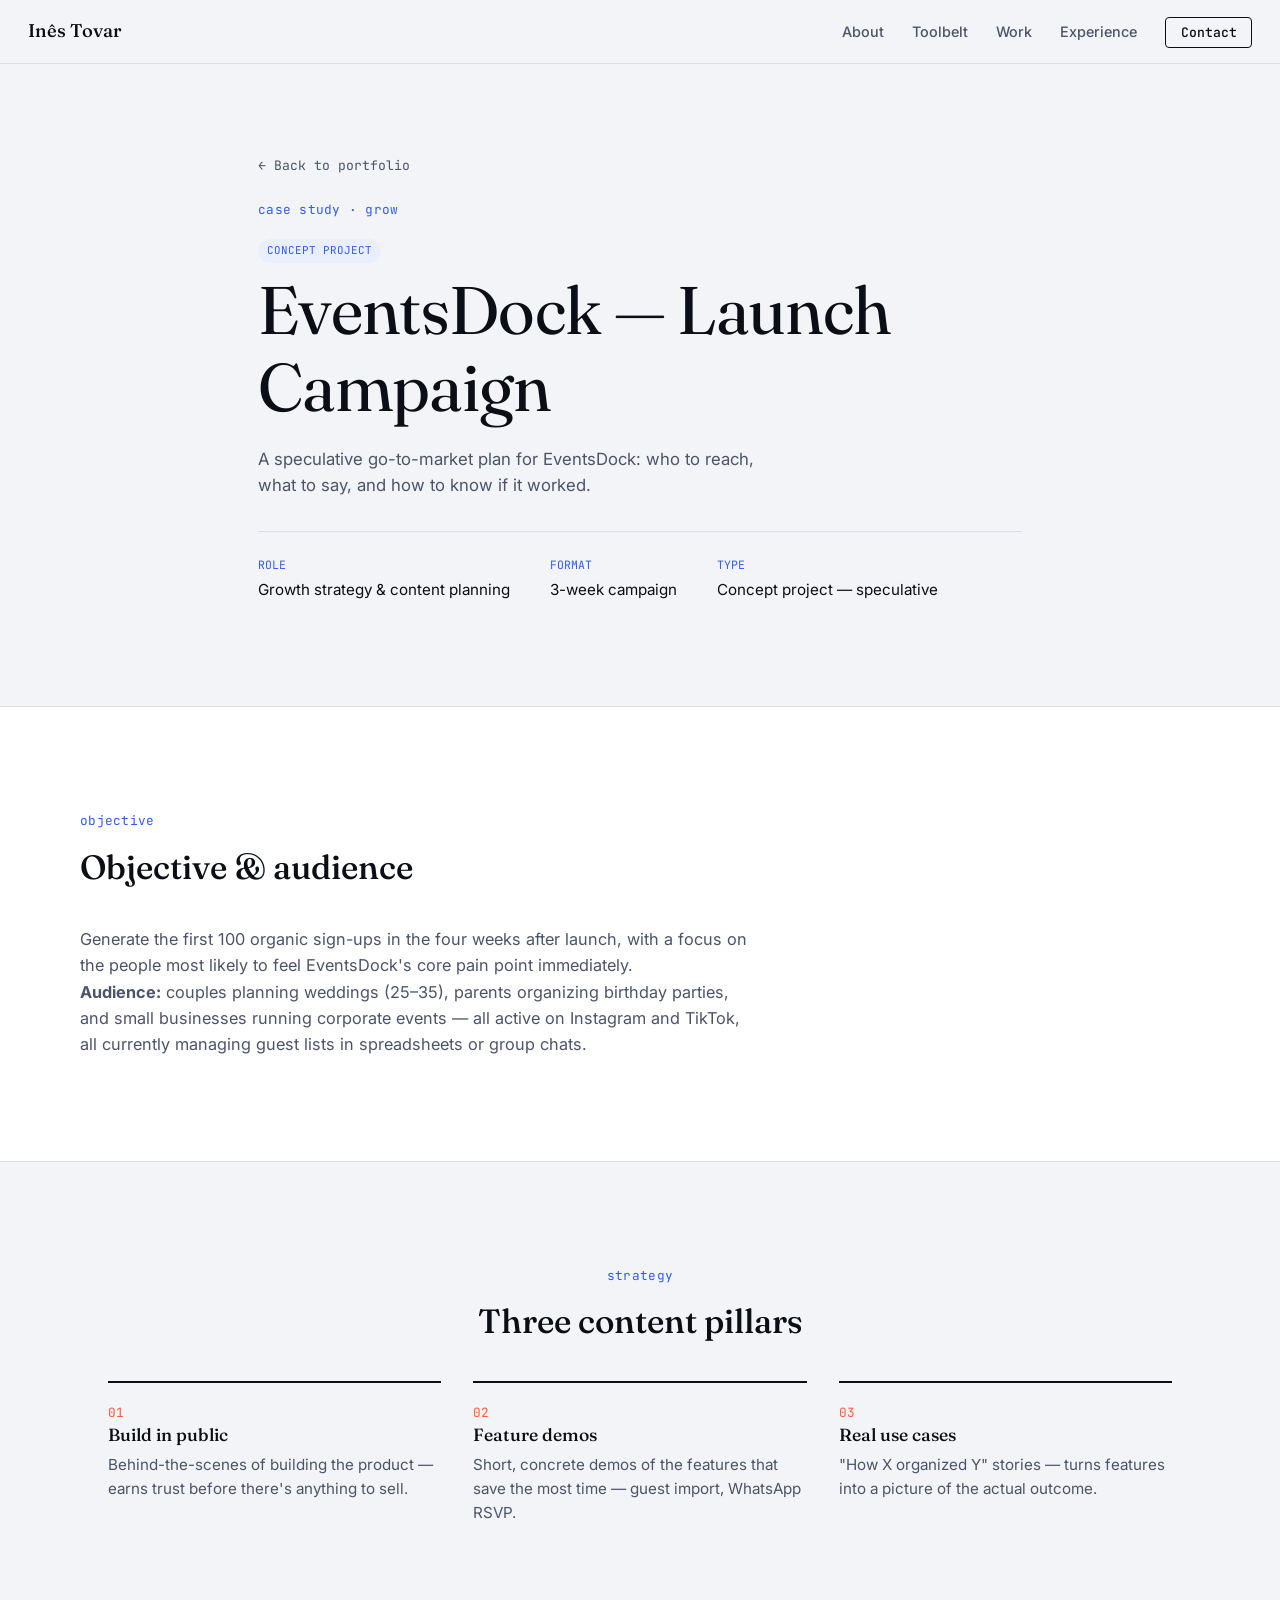
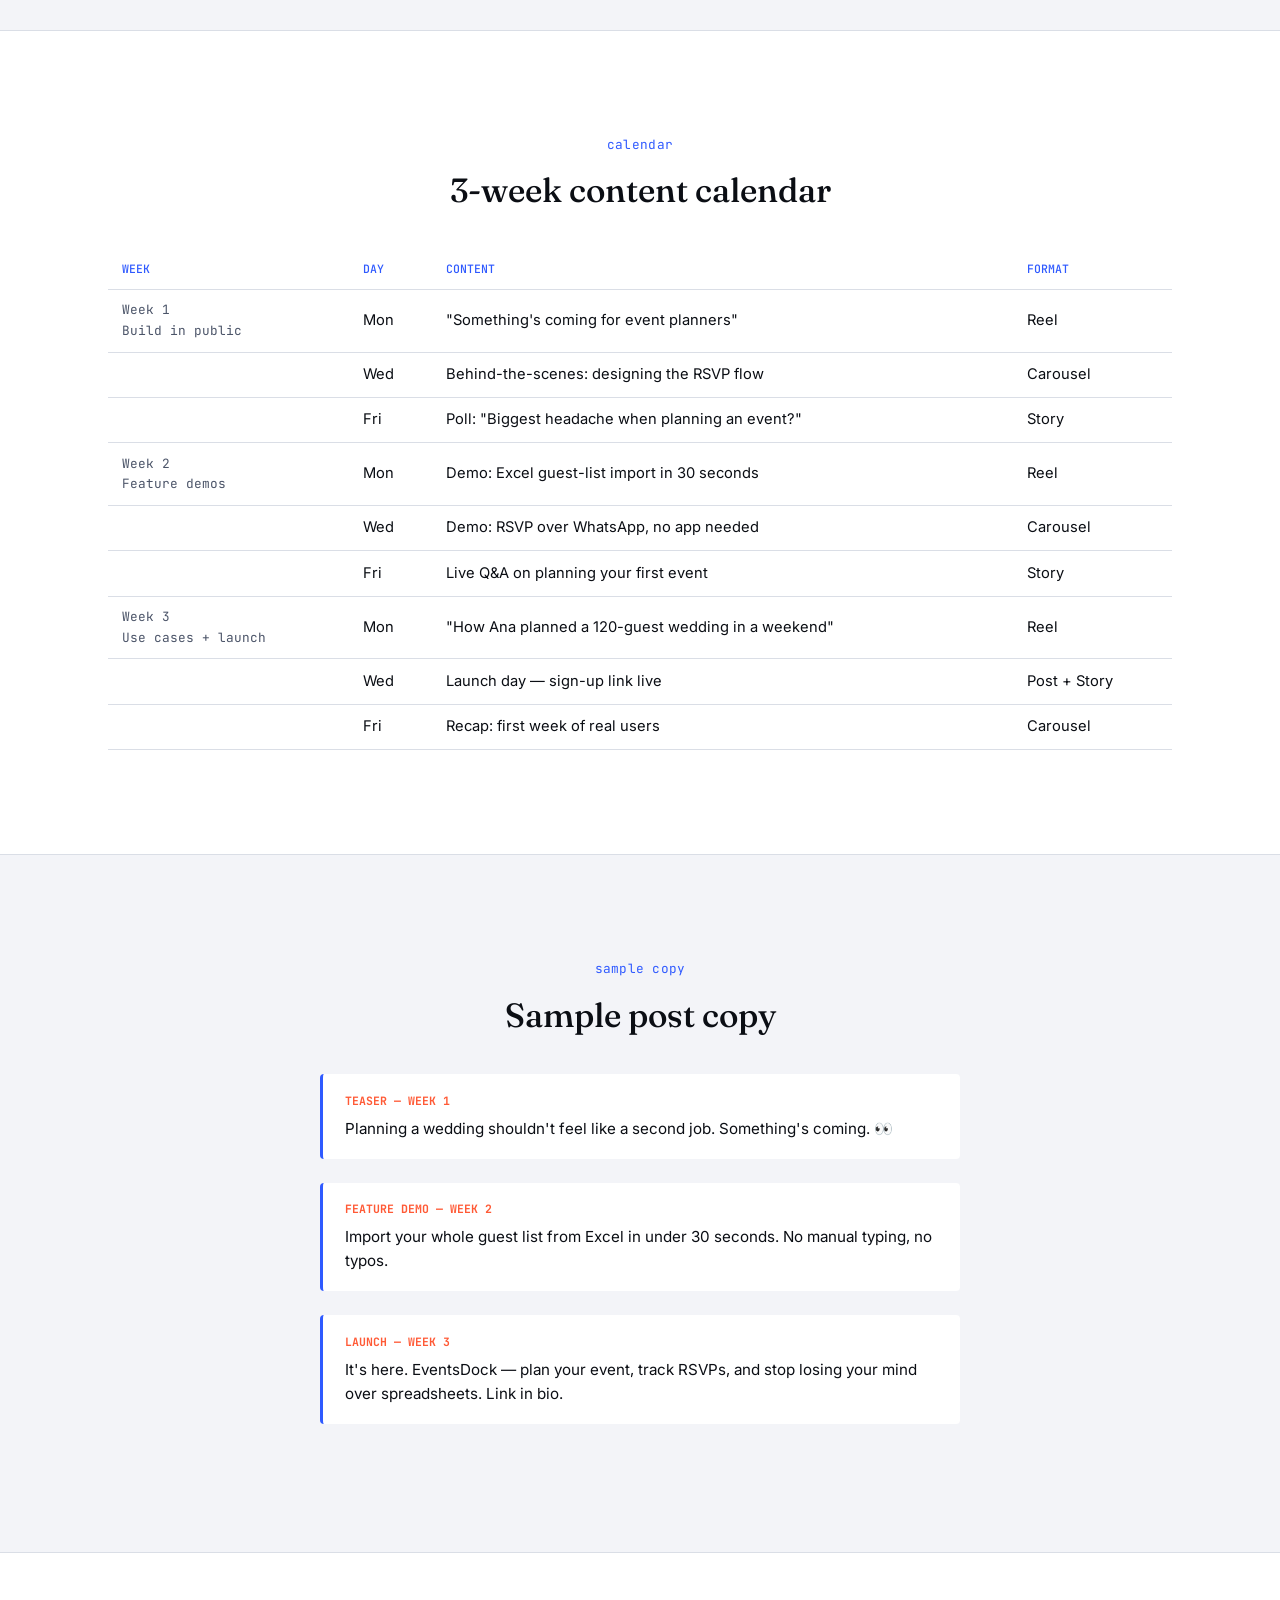
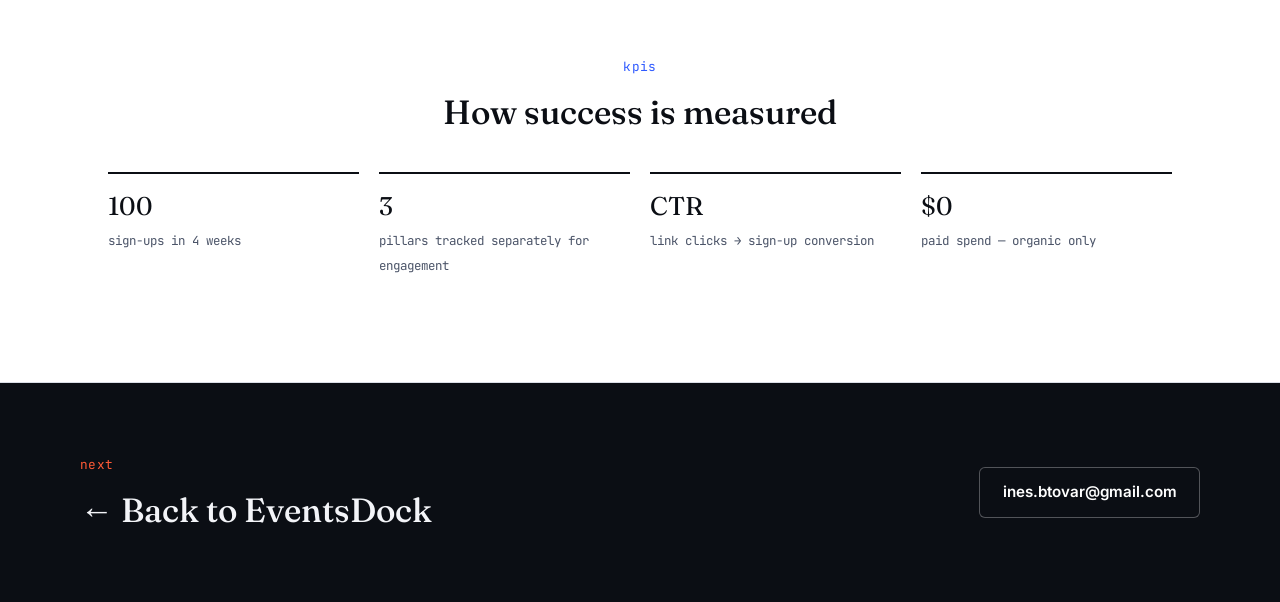
<file: eventsdock-campaign.html>
<!DOCTYPE html>
<html lang="en">
<head>
  <meta charset="UTF-8" />
  <meta name="viewport" content="width=device-width, initial-scale=1.0" />
  <title>EventsDock — Launch Campaign — Inês Tovar</title>
  <link rel="stylesheet" href="styles.css" />
  <link rel="preconnect" href="https://fonts.googleapis.com">
  <link rel="preconnect" href="https://fonts.gstatic.com" crossorigin>
  <link href="https://fonts.googleapis.com/css2?family=Fraunces:ital,opsz,wght@0,9..144,400;0,9..144,500;0,9..144,600;1,9..144,500&family=Inter:wght@400;500;600;700&family=JetBrains+Mono:wght@400;500;600&display=swap" rel="stylesheet">
</head>
<body>

  <nav class="navbar">
    <a href="index.html#work" class="logo">Inês Tovar</a>
    <ul class="nav-links">
      <li><a href="index.html#about">About</a></li>
      <li><a href="index.html#skills">Toolbelt</a></li>
      <li><a href="index.html#work">Work</a></li>
      <li><a href="index.html#experience">Experience</a></li>
      <li><a href="index.html#contact" class="nav-cta">Contact</a></li>
    </ul>
  </nav>

  <!-- Hero -->
  <section class="section cs-hero">
    <a href="index.html#work" class="cs-back">← Back to portfolio</a>
    <p class="eyebrow">case study · grow</p>
    <span class="concept-label">Concept Project</span>
    <h1>EventsDock — Launch Campaign</h1>
    <p class="hero-sub">A speculative go-to-market plan for EventsDock: who to reach, what to say,
      and how to know if it worked.</p>

    <div class="cs-meta">
      <div><span class="cs-meta-label">Role</span><span>Growth strategy & content planning</span></div>
      <div><span class="cs-meta-label">Format</span><span>3-week campaign</span></div>
      <div><span class="cs-meta-label">Type</span><span>Concept project — speculative</span></div>
    </div>
  </section>

  <!-- Objective & Audience -->
  <section class="section alt">
    <div class="cs-block">
      <p class="eyebrow">objective</p>
      <h2 class="cs-h2">Objective & audience</h2>
      <p class="cs-text">Generate the first 100 organic sign-ups in the four weeks after launch,
        with a focus on the people most likely to feel EventsDock's core pain point immediately.</p>
      <p class="cs-text">
        <strong>Audience:</strong> couples planning weddings (25–35), parents organizing
        birthday parties, and small businesses running corporate events — all active on
        Instagram and TikTok, all currently managing guest lists in spreadsheets or group chats.
      </p>
    </div>
  </section>

  <!-- Strategy -->
  <section class="section">
    <p class="eyebrow center">strategy</p>
    <h2>Three content pillars</h2>
    <div class="toolbelt">
      <div class="tool-col reveal">
        <span class="tool-index">01</span>
        <h3>Build in public</h3>
        <p class="tool-desc">Behind-the-scenes of building the product — earns trust before there's anything to sell.</p>
      </div>
      <div class="tool-col reveal">
        <span class="tool-index">02</span>
        <h3>Feature demos</h3>
        <p class="tool-desc">Short, concrete demos of the features that save the most time — guest import, WhatsApp RSVP.</p>
      </div>
      <div class="tool-col reveal">
        <span class="tool-index">03</span>
        <h3>Real use cases</h3>
        <p class="tool-desc">"How X organized Y" stories — turns features into a picture of the actual outcome.</p>
      </div>
    </div>
  </section>

  <!-- Calendar -->
  <section class="section alt">
    <p class="eyebrow center">calendar</p>
    <h2>3-week content calendar</h2>
    <div class="cs-table-wrap reveal">
      <table class="cs-table">
        <thead>
          <tr><th>Week</th><th>Day</th><th>Content</th><th>Format</th></tr>
        </thead>
        <tbody>
          <tr><td class="cs-week">Week 1<br>Build in public</td><td>Mon</td><td>"Something's coming for event planners"</td><td>Reel</td></tr>
          <tr><td class="cs-week"></td><td>Wed</td><td>Behind-the-scenes: designing the RSVP flow</td><td>Carousel</td></tr>
          <tr><td class="cs-week"></td><td>Fri</td><td>Poll: "Biggest headache when planning an event?"</td><td>Story</td></tr>
          <tr><td class="cs-week">Week 2<br>Feature demos</td><td>Mon</td><td>Demo: Excel guest-list import in 30 seconds</td><td>Reel</td></tr>
          <tr><td class="cs-week"></td><td>Wed</td><td>Demo: RSVP over WhatsApp, no app needed</td><td>Carousel</td></tr>
          <tr><td class="cs-week"></td><td>Fri</td><td>Live Q&A on planning your first event</td><td>Story</td></tr>
          <tr><td class="cs-week">Week 3<br>Use cases + launch</td><td>Mon</td><td>"How Ana planned a 120-guest wedding in a weekend"</td><td>Reel</td></tr>
          <tr><td class="cs-week"></td><td>Wed</td><td>Launch day — sign-up link live</td><td>Post + Story</td></tr>
          <tr><td class="cs-week"></td><td>Fri</td><td>Recap: first week of real users</td><td>Carousel</td></tr>
        </tbody>
      </table>
    </div>
  </section>

  <!-- Sample copy -->
  <section class="section">
    <p class="eyebrow center">sample copy</p>
    <h2>Sample post copy</h2>
    <div class="cs-quote reveal">
      <strong>Teaser — Week 1</strong>
      Planning a wedding shouldn't feel like a second job. Something's coming. 👀
    </div>
    <div class="cs-quote reveal">
      <strong>Feature demo — Week 2</strong>
      Import your whole guest list from Excel in under 30 seconds. No manual typing, no typos.
    </div>
    <div class="cs-quote reveal">
      <strong>Launch — Week 3</strong>
      It's here. EventsDock — plan your event, track RSVPs, and stop losing your mind over spreadsheets. Link in bio.
    </div>
  </section>

  <!-- KPIs -->
  <section class="section alt">
    <p class="eyebrow center">kpis</p>
    <h2>How success is measured</h2>
    <div class="cs-kpi-grid reveal">
      <div class="cs-kpi"><span class="cs-kpi-value">100</span><span class="cs-kpi-label">sign-ups in 4 weeks</span></div>
      <div class="cs-kpi"><span class="cs-kpi-value">3</span><span class="cs-kpi-label">pillars tracked separately for engagement</span></div>
      <div class="cs-kpi"><span class="cs-kpi-value">CTR</span><span class="cs-kpi-label">link clicks → sign-up conversion</span></div>
      <div class="cs-kpi"><span class="cs-kpi-value">$0</span><span class="cs-kpi-label">paid spend — organic only</span></div>
    </div>
  </section>

  <footer id="contact">
    <div class="footer-inner">
      <div class="footer-cta">
        <p class="eyebrow">next</p>
        <h2><a href="eventsdock.html" class="cs-footer-link">← Back to EventsDock</a></h2>
      </div>
      <div class="footer-links">
        <a href="mailto:ines.btovar@gmail.com" class="btn btn-primary btn-light">ines.btovar@gmail.com</a>
      </div>
    </div>
  </footer>

  <script src="script.js"></script>
</body>
</html>
</file>
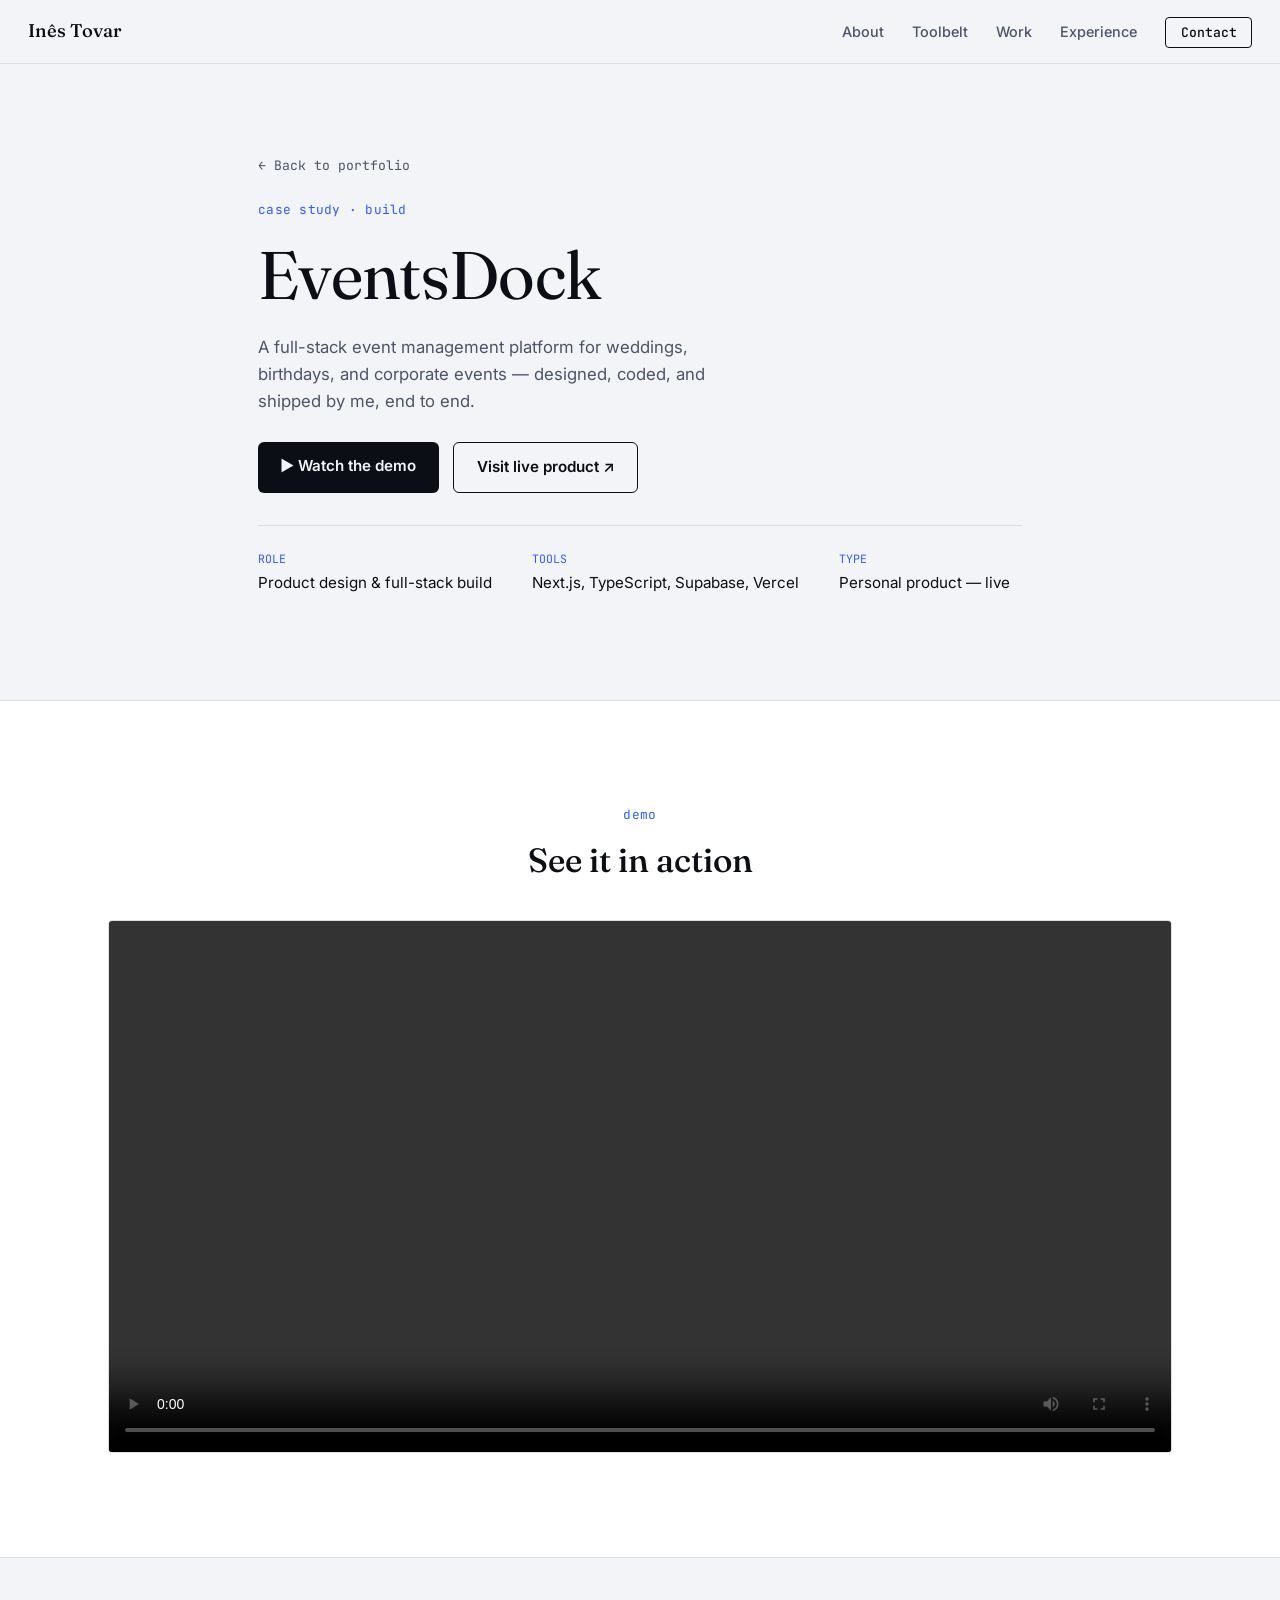
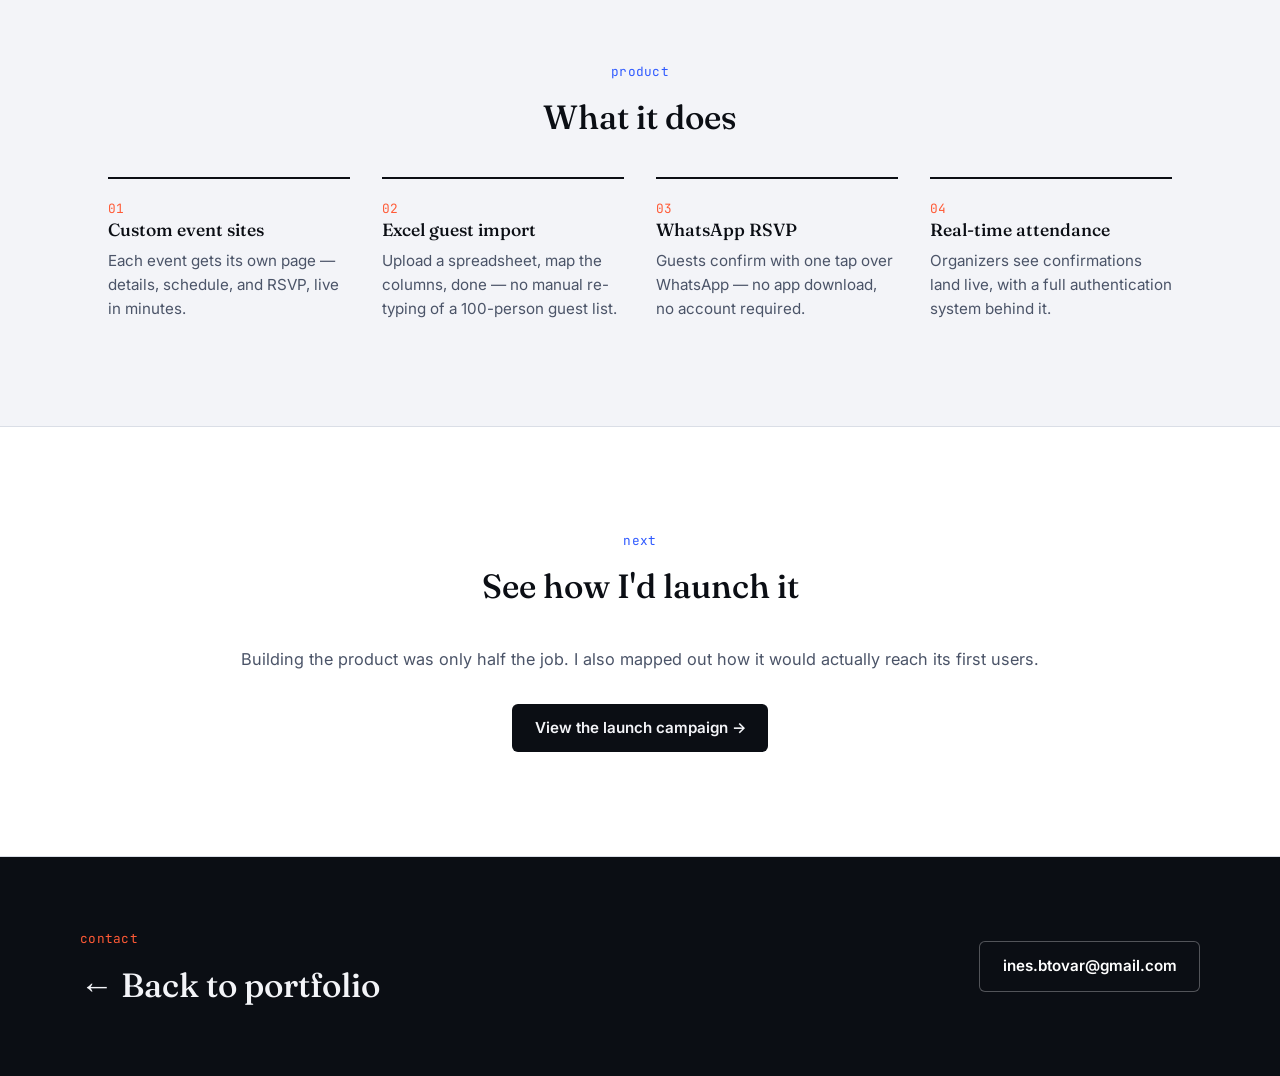
<file: eventsdock.html>
<!DOCTYPE html>
<html lang="en">
<head>
  <meta charset="UTF-8" />
  <meta name="viewport" content="width=device-width, initial-scale=1.0" />
  <title>EventsDock — Case Study — Inês Tovar</title>
  <link rel="stylesheet" href="styles.css" />
  <link rel="preconnect" href="https://fonts.googleapis.com">
  <link rel="preconnect" href="https://fonts.gstatic.com" crossorigin>
  <link href="https://fonts.googleapis.com/css2?family=Fraunces:ital,opsz,wght@0,9..144,400;0,9..144,500;0,9..144,600;1,9..144,500&family=Inter:wght@400;500;600;700&family=JetBrains+Mono:wght@400;500;600&display=swap" rel="stylesheet">
</head>
<body>

  <nav class="navbar">
    <a href="index.html#work" class="logo">Inês Tovar</a>
    <ul class="nav-links">
      <li><a href="index.html#about">About</a></li>
      <li><a href="index.html#skills">Toolbelt</a></li>
      <li><a href="index.html#work">Work</a></li>
      <li><a href="index.html#experience">Experience</a></li>
      <li><a href="index.html#contact" class="nav-cta">Contact</a></li>
    </ul>
  </nav>

  <!-- Hero -->
  <section class="section cs-hero">
    <a href="index.html#work" class="cs-back">← Back to portfolio</a>
    <p class="eyebrow">case study · build</p>
    <h1>EventsDock</h1>
    <p class="hero-sub">A full-stack event management platform for weddings, birthdays, and
      corporate events — designed, coded, and shipped by me, end to end.</p>

    <div class="hero-actions">
      <a href="#demo" class="btn btn-primary">▶ Watch the demo</a>
      <a href="https://eventsdock.vercel.app/" target="_blank" class="btn btn-ghost">Visit live product ↗</a>
    </div>

    <div class="cs-meta">
      <div><span class="cs-meta-label">Role</span><span>Product design & full-stack build</span></div>
      <div><span class="cs-meta-label">Tools</span><span>Next.js, TypeScript, Supabase, Vercel</span></div>
      <div><span class="cs-meta-label">Type</span><span>Personal product — live</span></div>
    </div>
  </section>

  <!-- Demo -->
  <section id="demo" class="section alt">
    <p class="eyebrow center">demo</p>
    <h2>See it in action</h2>
    <div class="cs-video-slot reveal">
      <video class="cs-video" src="assets/eventsdock/eventsdock-demo.mp4" controls>
        Your browser doesn't support embedded video —
        <a href="assets/eventsdock/eventsdock-demo.mp4">download the demo</a> instead.
      </video>
    </div>
  </section>

  <!-- What it does -->
  <section class="section">
    <p class="eyebrow center">product</p>
    <h2>What it does</h2>
    <div class="toolbelt">
      <div class="tool-col reveal">
        <span class="tool-index">01</span>
        <h3>Custom event sites</h3>
        <p class="tool-desc">Each event gets its own page — details, schedule, and RSVP, live in minutes.</p>
      </div>
      <div class="tool-col reveal">
        <span class="tool-index">02</span>
        <h3>Excel guest import</h3>
        <p class="tool-desc">Upload a spreadsheet, map the columns, done — no manual re-typing of a 100-person guest list.</p>
      </div>
      <div class="tool-col reveal">
        <span class="tool-index">03</span>
        <h3>WhatsApp RSVP</h3>
        <p class="tool-desc">Guests confirm with one tap over WhatsApp — no app download, no account required.</p>
      </div>
      <div class="tool-col reveal">
        <span class="tool-index">04</span>
        <h3>Real-time attendance</h3>
        <p class="tool-desc">Organizers see confirmations land live, with a full authentication system behind it.</p>
      </div>
    </div>
  </section>

  <!-- Next -->
  <section class="section alt">
    <p class="eyebrow center">next</p>
    <h2>See how I'd launch it</h2>
    <p class="cs-text cs-center">Building the product was only half the job. I also mapped out how
      it would actually reach its first users.</p>
    <div class="cs-video-slot" style="max-width:none; text-align:center; padding:0;">
      <a href="eventsdock-campaign.html" class="btn btn-primary">View the launch campaign →</a>
    </div>
  </section>

  <footer id="contact">
    <div class="footer-inner">
      <div class="footer-cta">
        <p class="eyebrow">contact</p>
        <h2><a href="index.html#work" class="cs-footer-link">← Back to portfolio</a></h2>
      </div>
      <div class="footer-links">
        <a href="mailto:ines.btovar@gmail.com" class="btn btn-primary btn-light">ines.btovar@gmail.com</a>
      </div>
    </div>
  </footer>

  <script src="script.js"></script>
</body>
</html>
</file>
<file: styles.css>
/* ---------- Reset ---------- */
* { margin: 0; padding: 0; box-sizing: border-box; }
html {
  scroll-behavior: smooth;
  font-size: 16px;
  overflow-x: hidden;
}

/* ---------- Tokens ---------- */
:root {
  --bg: #F3F4F8;
  --bg-alt: #FFFFFF;
  --ink: #0B0E14;
  --ink-soft: #4B5468;
  --accent: #2F5AFF;
  --accent-warm: #FF5A36;
  --line: #DADEE6;
  --font-display: "Fraunces", serif;
  --font-body: "Inter", -apple-system, "Segoe UI", sans-serif;
  --font-mono: "JetBrains Mono", ui-monospace, monospace;
}

@media (prefers-reduced-motion: reduce) {
  * { animation: none !important; transition: none !important; scroll-behavior: auto !important; }
}

body {
  font-family: var(--font-body);
  line-height: 1.6;
  color: var(--ink);
  background: var(--bg);
  overflow-x: hidden;
}

/* ---------- Typography ---------- */
h1, h2, h3 { font-family: var(--font-display); font-weight: 500; color: var(--ink); line-height: 1.15; }
h1 { font-size: clamp(2.4rem, 5.5vw, 4.2rem); font-weight: 400; margin-bottom: 1.25rem; letter-spacing: -0.01em; }
h1 em { font-style: italic; color: var(--accent); }
h2 { font-size: clamp(1.6rem, 3vw, 2.1rem); margin-bottom: 2.5rem; text-align: center; }
h3 { font-size: 1.1rem; margin-bottom: 0.5rem; }
p, li { font-size: 1rem; }

.eyebrow {
  font-family: var(--font-mono);
  font-size: 0.8rem;
  color: var(--accent);
  text-transform: lowercase;
  letter-spacing: 0.02em;
  margin-bottom: 1rem;
}
.eyebrow.center { text-align: center; }

/* ---------- Layout ---------- */
.section { padding: 6.5rem 1.75rem; max-width: 1120px; margin: 0 auto; }
.section.alt { max-width: 100%; background: var(--bg-alt); border-top: 1px solid var(--line); border-bottom: 1px solid var(--line); }
.section.alt > * { max-width: 1120px; margin-left: auto; margin-right: auto; }
.section.alt .projects-grid { max-width: 1120px; margin: 0 auto; }

/* ---------- Reveal on scroll ---------- */
.reveal { opacity: 0; transform: translateY(16px); transition: opacity 0.6s ease, transform 0.6s ease; }
.reveal.in-view { opacity: 1; transform: translateY(0); }

/* ---------- Navbar ---------- */
.navbar {
  position: fixed; top: 0; width: 100%;
  background: rgba(243, 244, 248, 0.85);
  backdrop-filter: blur(10px);
  display: flex; justify-content: space-between; align-items: center;
  padding: 1rem 1.75rem; z-index: 1000;
  border-bottom: 1px solid var(--line);
}
.navbar .logo { font-family: var(--font-display); font-size: 1.15rem; color: var(--ink); text-decoration: none; }
.navbar .nav-links { display: flex; list-style: none; gap: 1.75rem; align-items: center; }
.navbar a { color: var(--ink-soft); text-decoration: none; font-size: 0.9rem; font-weight: 500; transition: color 0.2s; position: relative; padding-bottom: 2px; }
.navbar a:hover, .navbar a.active { color: var(--ink); }
.navbar a.active::after {
  content: ""; position: absolute; left: 0; right: 0; bottom: -4px; height: 2px; background: var(--accent);
}
.navbar a.nav-cta {
  font-family: var(--font-mono); font-size: 0.82rem; color: var(--ink);
  border: 1px solid var(--ink); padding: 0.4rem 0.9rem; border-radius: 4px;
}
.navbar a.nav-cta:hover { background: var(--ink); color: var(--bg); }
.nav-toggle { display: none; flex-direction: column; gap: 4px; background: none; border: none; cursor: pointer; }
.nav-toggle span { width: 22px; height: 2px; background: var(--ink); }

/* ---------- Hero ---------- */
.hero { padding-top: 9.5rem; }
.hero-grid { display: grid; grid-template-columns: 1.3fr 0.7fr; gap: 3rem; align-items: center; }
.hero-sub { max-width: 46ch; color: var(--ink-soft); margin-bottom: 1.75rem; font-size: 1.05rem; }
.hero-actions { display: flex; gap: 0.9rem; margin-bottom: 1.75rem; flex-wrap: wrap; }
.hero-tags { display: flex; gap: 0.6rem; flex-wrap: wrap; }

.pill {
  font-family: var(--font-mono); font-size: 0.78rem; color: var(--ink-soft);
  border: 1px solid var(--line); padding: 0.3rem 0.7rem; border-radius: 20px;
  text-decoration: none; transition: 0.2s;
}
.pill:hover { border-color: var(--accent); color: var(--accent); }

.framed { position: relative; }
.framed::before {
  content: ""; position: absolute; top: -8px; left: -8px; width: 22px; height: 22px;
  border-top: 2px solid var(--accent); border-left: 2px solid var(--accent);
}
.framed::after {
  content: ""; position: absolute; bottom: -8px; right: -8px; width: 22px; height: 22px;
  border-bottom: 2px solid var(--accent); border-right: 2px solid var(--accent);
}
.hero-frame .framed img { width: 100%; aspect-ratio: 1/1; object-fit: cover; display: block; }

/* ---------- Buttons ---------- */
.btn {
  display: inline-block; font-family: var(--font-body); font-weight: 600; font-size: 0.95rem;
  padding: 0.75rem 1.4rem; border-radius: 6px; text-decoration: none; transition: 0.2s;
}
.btn-primary { background: var(--ink); color: var(--bg); }
.btn-primary:hover { background: var(--accent); }
.btn-primary.btn-light { background: var(--ink); }
.btn-ghost { border: 1px solid var(--ink); color: var(--ink); }
.btn-ghost:hover { border-color: var(--accent); color: var(--accent); }

/* ---------- Toolbelt ---------- */
.toolbelt-intro { max-width: 52ch; margin: -1.25rem auto 2.5rem; text-align: center; color: var(--ink-soft); font-size: 0.98rem; }
.toolbelt { display: grid; grid-template-columns: repeat(auto-fit, minmax(min(240px, 100%), 1fr)); gap: 2rem; }
.tool-col { border-top: 2px solid var(--ink); padding-top: 1rem; }
.tool-index { font-family: var(--font-mono); font-size: 0.8rem; color: var(--accent-warm); }
.tool-desc { color: var(--ink-soft); font-size: 0.95rem; }

/* ---------- Projects ---------- */
.projects-grid { display: grid; grid-template-columns: repeat(auto-fit, minmax(min(420px, 100%), 1fr)); gap: 1.75rem; padding: 0 1.75rem; }
.projects-grid > *:last-child:nth-child(odd) { grid-column: 1 / -1; max-width: calc(50% - 0.875rem); margin: 0 auto; }
.project-card {
  display: block; text-decoration: none; color: inherit; background: var(--bg);
  border: 1px solid var(--line); border-radius: 4px; overflow: hidden; padding: 1.25rem;
  transition: transform 0.25s ease, box-shadow 0.25s ease;
}
.project-card:hover { transform: translateY(-4px); box-shadow: 0 14px 30px rgba(11,14,20,0.10); }
.project-card--concept { cursor: default; }

.project-pillar {
  font-family: var(--font-mono); font-size: 0.72rem; text-transform: uppercase;
  letter-spacing: 0.06em; color: var(--accent); display: block; margin-bottom: 0.75rem;
}

.project-image { position: relative; overflow: hidden; height: 190px; background: #E8EBF3; margin-bottom: 1rem; }
.project-image img { width: 100%; height: 100%; object-fit: cover; display: block; transition: transform 0.35s ease; }
.project-card:hover .project-image img { transform: scale(1.04); }
.project-overlay {
  position: absolute; inset: 0; background: rgba(11,14,20,0.78);
  display: flex; align-items: center; justify-content: center; opacity: 0; transition: opacity 0.3s ease;
}
.project-card:hover .project-overlay { opacity: 1; }
.project-visit { color: #fff; font-family: var(--font-mono); font-size: 0.85rem; }

.concept-label {
  display: inline-block; background: #EAEFFF; color: var(--accent);
  font-family: var(--font-mono); font-size: 0.68rem; text-transform: uppercase;
  padding: 0.2rem 0.55rem; border-radius: 20px; margin-bottom: 0.5rem;
}

.project-info h3 { margin-bottom: 0.4rem; }
.project-info p { font-size: 0.92rem; color: var(--ink-soft); margin-bottom: 0.9rem; }
.project-tags { display: flex; flex-wrap: wrap; gap: 0.4rem; }
.tag {
  font-family: var(--font-mono); background: var(--bg-alt); border: 1px solid var(--line);
  color: var(--ink-soft); font-size: 0.72rem; padding: 0.22rem 0.55rem; border-radius: 20px;
}
.section.alt .tag { background: var(--bg); }

/* ---------- Experience ---------- */
.exp-grid { display: grid; grid-template-columns: 1.4fr 1fr; gap: 2.5rem; align-items: start; }
.timeline { list-style: none; }
.timeline li {
  border-left: 2px solid var(--line); padding: 0 0 1.1rem 1.1rem; position: relative; font-size: 0.98rem;
}
.timeline li strong { display: block; color: var(--ink); }
.t-date { display: block; font-family: var(--font-mono); font-size: 0.75rem; color: var(--accent); margin-bottom: 0.15rem; }

.edu-card { background: var(--bg-alt); border: 1px solid var(--line); border-radius: 4px; padding: 1.5rem; }
.edu-card ul { list-style: none; }
.edu-card li { margin-bottom: 1.1rem; }
.edu-card li:last-child { margin-bottom: 0; }
.edu-card li strong { display: block; font-size: 0.98rem; }
.edu-card li span { display: block; font-size: 0.85rem; color: var(--ink-soft); }

/* ---------- Footer ---------- */
footer#contact { background: var(--ink); color: var(--bg); padding: 4.5rem 1.75rem; }
.footer-inner { max-width: 1120px; margin: 0 auto; display: flex; justify-content: space-between; align-items: center; flex-wrap: wrap; gap: 2rem; }
.footer-cta .eyebrow { color: var(--accent-warm); }
.footer-cta h2 { text-align: left; color: var(--bg); margin-bottom: 0; }
.footer-links { display: flex; align-items: center; gap: 1.5rem; flex-wrap: wrap; }
.footer-phone { font-family: var(--font-mono); font-size: 0.9rem; color: rgba(243,244,248,0.75); }
.btn-primary.btn-light { color: #fff; border: 1px solid rgba(243,244,248,0.3); }
.btn-primary.btn-light:hover { background: var(--accent); border-color: var(--accent); }

.btn-linkedin {
  display: inline-flex; align-items: center; gap: 0.5rem; background: var(--accent);
  color: #fff; padding: 0.65rem 1.2rem; border-radius: 6px; font-size: 0.9rem; font-weight: 600;
  text-decoration: none; transition: background 0.3s ease;
}
.btn-linkedin:hover { background: var(--accent-warm); }
.btn-linkedin .icon { width: 15px; height: 15px; }

/* ---------- Responsive ---------- */
@media (max-width: 860px) {
  .hero-grid { grid-template-columns: 1fr; }
  .hero-frame { max-width: 220px; }
  .exp-grid { grid-template-columns: 1fr; }
}
@media (max-width: 720px) {
  .nav-toggle { display: flex; }
  .nav-links {
    position: fixed; top: 60px; right: 0; height: calc(100vh - 60px); width: 240px;
    background: var(--bg-alt); flex-direction: column; align-items: flex-start; padding: 2rem 1.5rem;
    transform: translateX(100%); transition: transform 0.3s ease; border-left: 1px solid var(--line);
  }
  .nav-links.open { transform: translateX(0); }
}

/* Visible keyboard focus */
a:focus-visible, button:focus-visible {
  outline: 2px solid var(--accent); outline-offset: 2px;
}

/* ---------- Case Study ---------- */
.cs-hero { padding-top: 9.5rem; max-width: 820px; }
.cs-back {
  display: inline-block; font-family: var(--font-mono); font-size: 0.82rem;
  color: var(--ink-soft); text-decoration: none; margin-bottom: 1.5rem; transition: color 0.2s;
}
.cs-back:hover { color: var(--accent); }

.cs-meta { display: flex; gap: 2.5rem; flex-wrap: wrap; margin-top: 2rem; padding-top: 1.5rem; border-top: 1px solid var(--line); }
.cs-meta div { display: flex; flex-direction: column; gap: 0.2rem; }
.cs-meta-label { font-family: var(--font-mono); font-size: 0.72rem; text-transform: uppercase; color: var(--accent); }
.cs-meta span:last-child { font-size: 0.95rem; }

.cs-h2 { text-align: left; }
.cs-h3 { font-size: 1.15rem; margin-bottom: 0.6rem; }
.cs-text { max-width: 68ch; color: var(--ink-soft); font-size: 1.02rem; }
.cs-center { margin: 0 auto 2rem; text-align: center; }
.cs-block { max-width: 900px; margin: 0 auto 3.5rem; }
.cs-block:last-child { margin-bottom: 0; }

.cs-grid-2, .cs-grid-3 { display: grid; gap: 1.5rem; padding: 0 1.75rem; max-width: 1120px; margin: 0 auto; }
.cs-grid-2 { grid-template-columns: repeat(auto-fit, minmax(min(280px, 100%), 1fr)); }
.cs-grid-3 { grid-template-columns: repeat(auto-fit, minmax(min(260px, 100%), 1fr)); }
.cs-block .cs-grid-2 { padding: 0; }

.cs-figure { margin: 0; }
.cs-figure img, .cs-video { width: 100%; display: block; border: 1px solid var(--line); border-radius: 4px; background: var(--bg-alt); }
.cs-video-figure { max-width: 640px; margin: 0 auto; padding: 0 1.75rem; }
.cs-figure figcaption {
  font-family: var(--font-mono); font-size: 0.78rem; color: var(--ink-soft);
  margin-top: 0.6rem; text-align: center;
}
.cs-embed { display: flex; flex-direction: column; align-items: center; }
.cs-embed .instagram-media { width: 100% !important; }
.cs-footer-link { color: inherit; text-decoration: none; }
.cs-footer-link:hover { color: var(--accent-warm); }

.cs-video-slot {
  max-width: 640px; margin: 0 auto; padding: 0 1.75rem;
}
.cs-video-slot .slot-inner {
  border: 1.5px dashed var(--line); border-radius: 6px; background: var(--bg-alt);
  aspect-ratio: 16/9; display: flex; flex-direction: column; align-items: center; justify-content: center;
  gap: 0.75rem; text-align: center; padding: 1.5rem;
}
.slot-play {
  width: 44px; height: 44px; border-radius: 50%; border: 1.5px solid var(--ink-soft);
  display: flex; align-items: center; justify-content: center; color: var(--ink-soft);
}
.cs-video-slot .slot-note { font-family: var(--font-mono); font-size: 0.8rem; color: var(--ink-soft); max-width: 30ch; }
.cs-video-slot .slot-path { color: var(--accent); }

.cs-table { width: 100%; border-collapse: collapse; font-size: 0.92rem; }
.cs-table th, .cs-table td { text-align: left; padding: 0.65rem 0.9rem; border-bottom: 1px solid var(--line); }
.cs-table th { font-family: var(--font-mono); font-size: 0.72rem; text-transform: uppercase; color: var(--accent); font-weight: 500; }
.cs-table td.cs-week { font-family: var(--font-mono); font-size: 0.8rem; color: var(--ink-soft); white-space: nowrap; }
.cs-table-wrap { max-width: 900px; margin: 0 auto; overflow-x: auto; padding: 0 1.75rem; }

.cs-quote { max-width: 640px; margin: 1.5rem auto; padding: 1.1rem 1.4rem; background: var(--bg-alt); border-left: 3px solid var(--accent); border-radius: 4px; font-size: 0.95rem; }
.cs-quote strong { display: block; font-family: var(--font-mono); font-size: 0.72rem; color: var(--accent-warm); margin-bottom: 0.4rem; text-transform: uppercase; }

.cs-kpi-grid { display: grid; grid-template-columns: repeat(auto-fit, minmax(min(180px, 100%), 1fr)); gap: 1.25rem; max-width: 900px; margin: 0 auto; padding: 0 1.75rem; }
.cs-kpi { border-top: 2px solid var(--ink); padding-top: 0.75rem; }
.cs-kpi-value { display: block; font-family: var(--font-display); font-size: 1.6rem; color: var(--ink); }
.cs-kpi-label { font-family: var(--font-mono); font-size: 0.78rem; color: var(--ink-soft); }

.cs-swatch-row { display: flex; gap: 1rem; align-items: center; flex-wrap: wrap; max-width: 900px; margin: 1rem auto 0; padding: 0 1.75rem; }
.cs-swatch { width: 56px; height: 56px; border-radius: 6px; border: 1px solid var(--line); flex-shrink: 0; }
.cs-swatch-label { font-family: var(--font-mono); font-size: 0.8rem; color: var(--ink-soft); }
</file>
